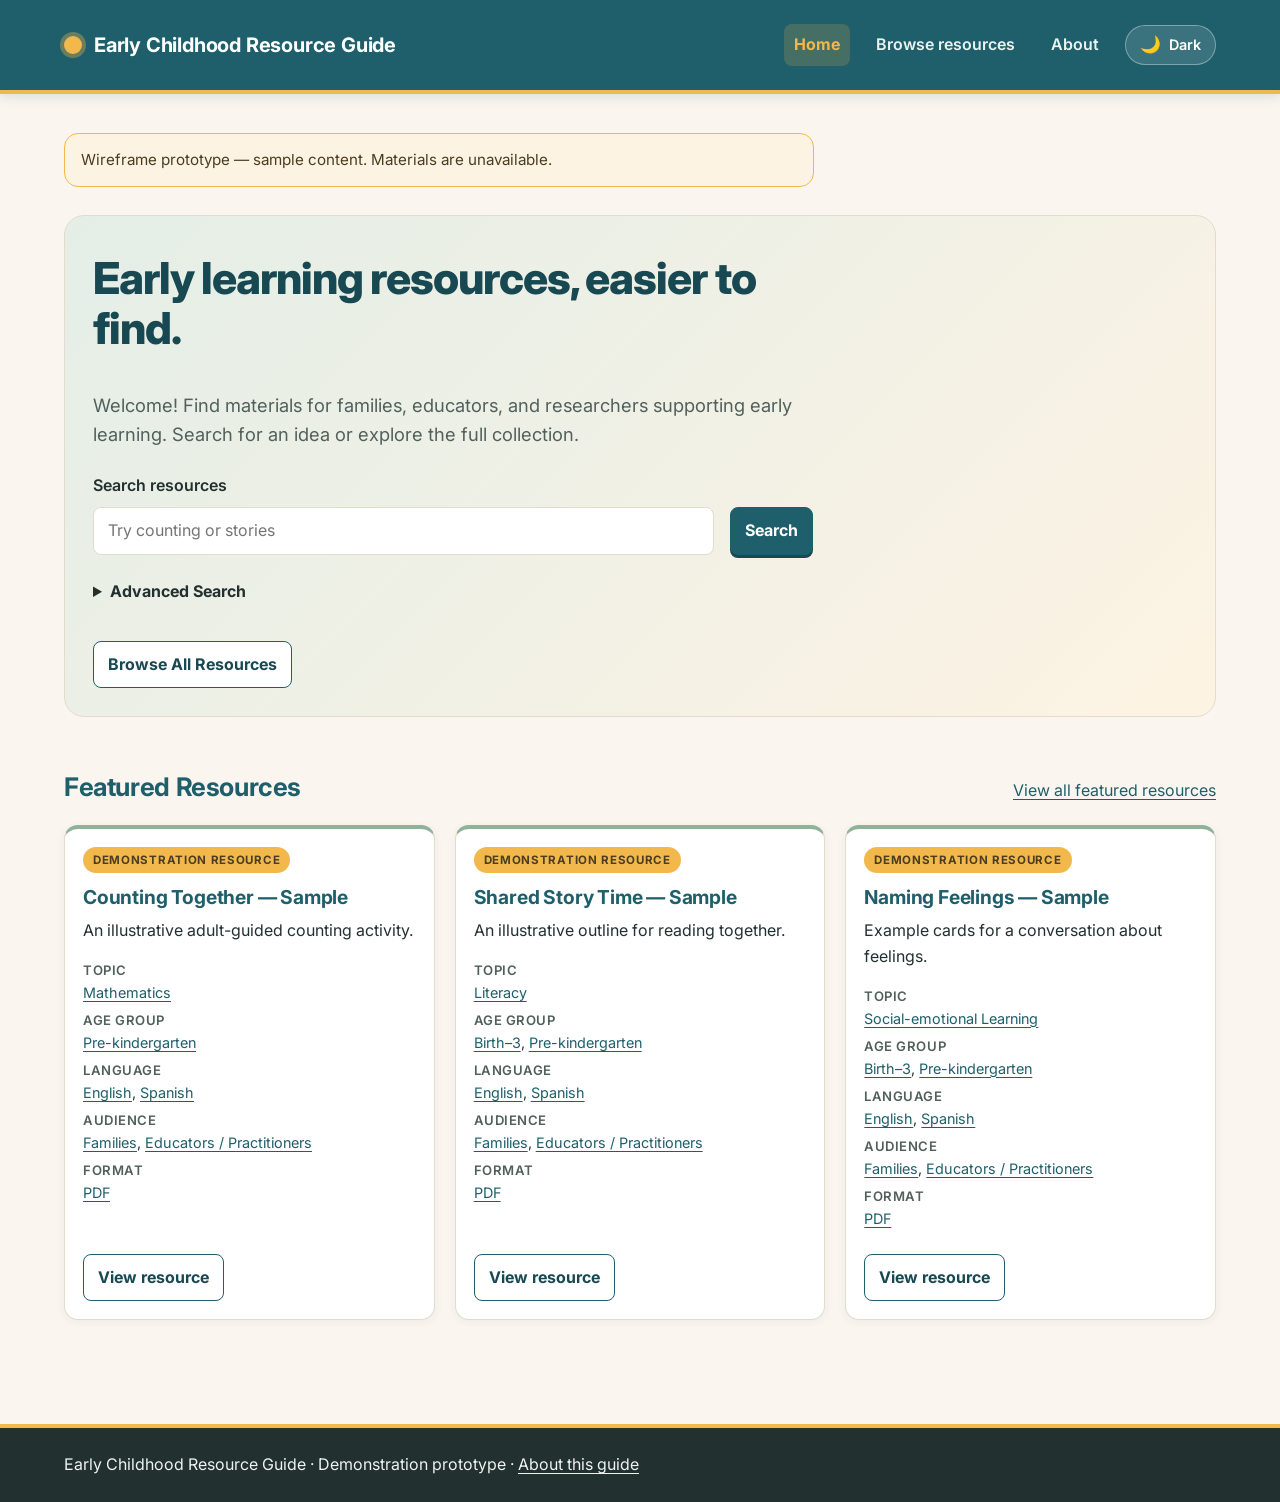
<file: index.html>
<!doctype html>
<html lang="en"><head><meta charset="utf-8"><meta name="viewport" content="width=device-width, initial-scale=1"><title>Early Childhood Resource Guide</title>
<script>location.replace("independent/index.html");</script>
<meta http-equiv="refresh" content="0; url=independent/index.html"></head>
<body>
<p>Redirecting to the <a href="independent/index.html">Early Childhood Resource Guide</a>…</p>
</body></html>
</file>
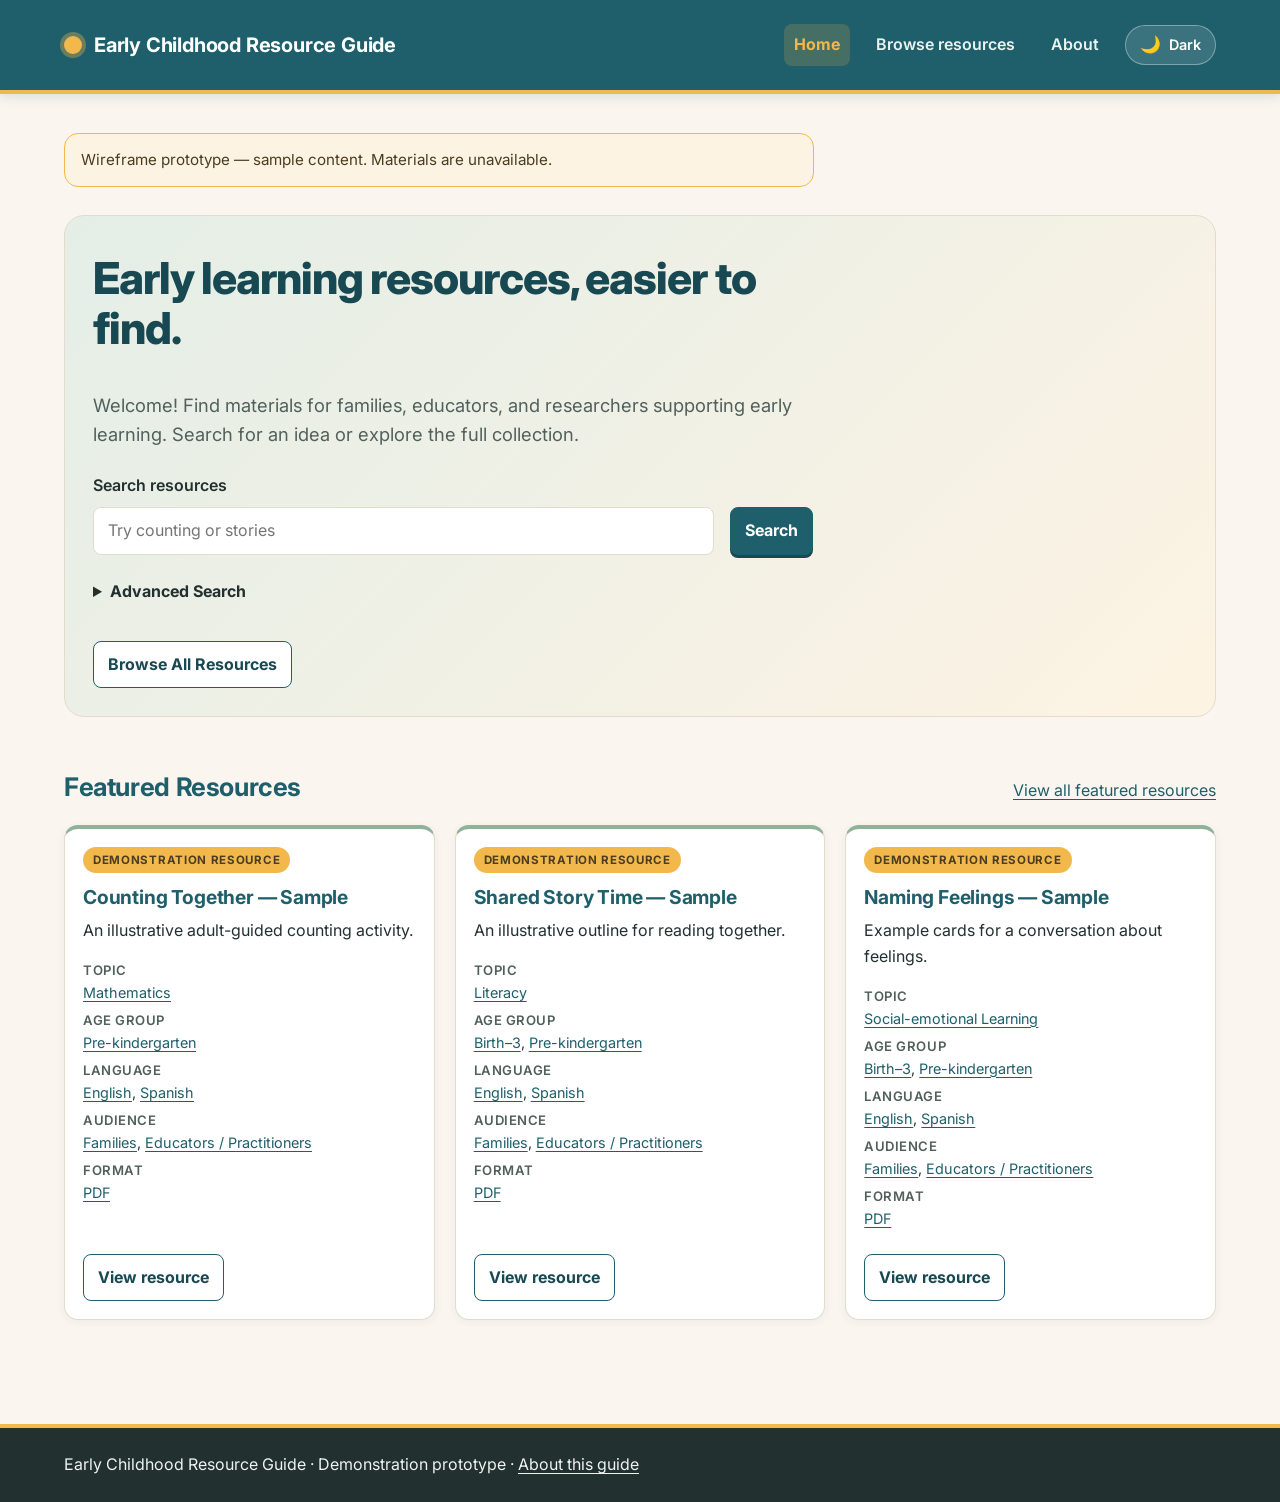
<file: independent/index.html>
<!doctype html>
<html lang="en"><head><meta charset="utf-8"><meta name="viewport" content="width=device-width, initial-scale=1"><title>Home | Early Childhood Resource Guide</title><link rel="preconnect" href="https://fonts.googleapis.com"><link rel="preconnect" href="https://fonts.gstatic.com" crossorigin><link rel="stylesheet" href="https://fonts.googleapis.com/css2?family=Inter:wght@400;500;600;700;800&display=swap"><script>(function(){try{var t=localStorage.getItem('ecrg-theme');if(t==='light'||t==='dark')document.documentElement.setAttribute('data-theme',t);}catch(e){}})();</script><link rel="stylesheet" href="../css/base.css"><link rel="stylesheet" href="../css/independent.css"><script type="module" src="../assets/app.js"></script></head>
<body data-page="index"><a class="skip-link" href="#main">Skip to main content</a><header><div class="header-inner"><a class="brand" href="index.html">Early Childhood Resource Guide</a><button id="menu-toggle" type="button" aria-expanded="false" aria-controls="navigation" hidden>Menu</button><nav id="navigation" aria-label="Main navigation"><a href="index.html" aria-current="page">Home</a><a href="resources.html">Browse resources</a><a href="about.html">About</a><button type="button" class="theme-toggle" aria-pressed="false"><span class="theme-toggle-icon" aria-hidden="true">🌙</span><span class="theme-toggle-text">Dark</span></button></nav></div></header><main id="main" tabindex="-1"><p class="notice">Wireframe prototype — sample content. Materials are unavailable.</p><section class="hero"><h1>Early learning resources, easier to find.</h1><p>Welcome! Find materials for families, educators, and researchers supporting early learning. Search for an idea or explore the full collection.</p>
<form action="resources.html" class="search" id="home-form"><label for="home-search">Search resources</label><div class="row"><input id="home-search" name="q" type="search" placeholder="Try counting or stories"><button type="submit" class="primary">Search</button></div>
<details id="home-advanced"><summary>Advanced Search</summary><p>Choose any options within a group. Results must match every selected group.</p><div id="home-filters" class="filter-grid"></div><button type="reset">Clear search and filters</button></details></form>
<a class="button" href="resources.html">Browse All Resources</a></section>
<div id="data-state" role="status">Loading demonstration resources…</div>
<section id="featured-section" hidden aria-labelledby="featured-heading"><div class="section-heading"><h2 id="featured-heading">Featured Resources</h2><a href="resources.html?featured=1">View all featured resources</a></div><div id="featured-resources" class="cards"></div></section>
<noscript><p class="notice">JavaScript is required to load resource listings and use directory filters. Enable it and reload this page.</p></noscript></main><footer><p>Early Childhood Resource Guide · Demonstration prototype · <a href="about.html">About this guide</a></p></footer></body></html>
</file>
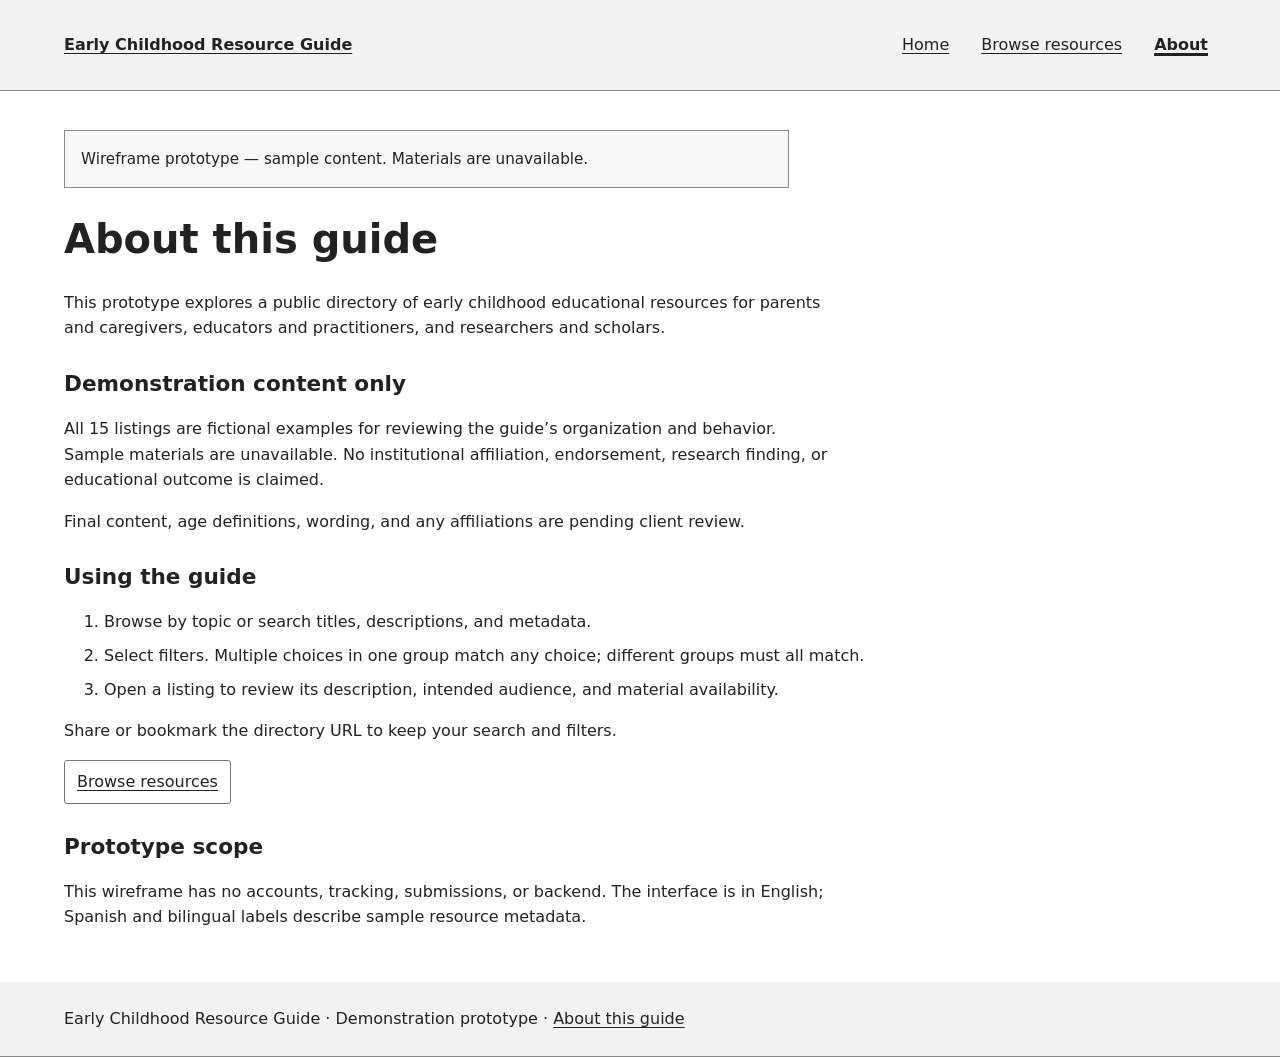
<file: about.html>
<!doctype html>
<html lang="en"><head><meta charset="utf-8"><meta name="viewport" content="width=device-width, initial-scale=1"><title>About | Early Childhood Resource Guide</title><link rel="stylesheet" href="assets/styles.css"><script type="module" src="assets/app.js"></script></head>
<body data-page="about"><a class="skip-link" href="#main">Skip to main content</a><header><div class="header-inner"><a class="brand" href="index.html">Early Childhood Resource Guide</a><button id="menu-toggle" type="button" aria-expanded="false" aria-controls="navigation" hidden>Menu</button><nav id="navigation" aria-label="Main navigation"><a href="index.html">Home</a><a href="resources.html">Browse resources</a><a href="about.html" aria-current="page">About</a></nav></div></header><main id="main" tabindex="-1"><p class="notice">Wireframe prototype — sample content. Materials are unavailable.</p><h1>About this guide</h1><p>This prototype explores a public directory of early childhood educational resources for parents and caregivers, educators and practitioners, and researchers and scholars.</p><section><h2>Demonstration content only</h2><p>All 15 listings are fictional examples for reviewing the guide’s organization and behavior. Sample materials are unavailable. No institutional affiliation, endorsement, research finding, or educational outcome is claimed.</p><p>Final content, age definitions, wording, and any affiliations are pending client review.</p></section><section><h2>Using the guide</h2><ol><li>Browse by topic or search titles, descriptions, and metadata.</li><li>Select filters. Multiple choices in one group match any choice; different groups must all match.</li><li>Open a listing to review its description, intended audience, and material availability.</li></ol><p>Share or bookmark the directory URL to keep your search and filters.</p><a class="button" href="resources.html">Browse resources</a></section><section><h2>Prototype scope</h2><p>This wireframe has no accounts, tracking, submissions, or backend. The interface is in English; Spanish and bilingual labels describe sample resource metadata.</p></section><noscript><p class="notice">JavaScript is required to load resource listings and use directory filters. Enable it and reload this page.</p></noscript></main><footer><p>Early Childhood Resource Guide · Demonstration prototype · <a href="about.html">About this guide</a></p></footer></body></html>
</file>
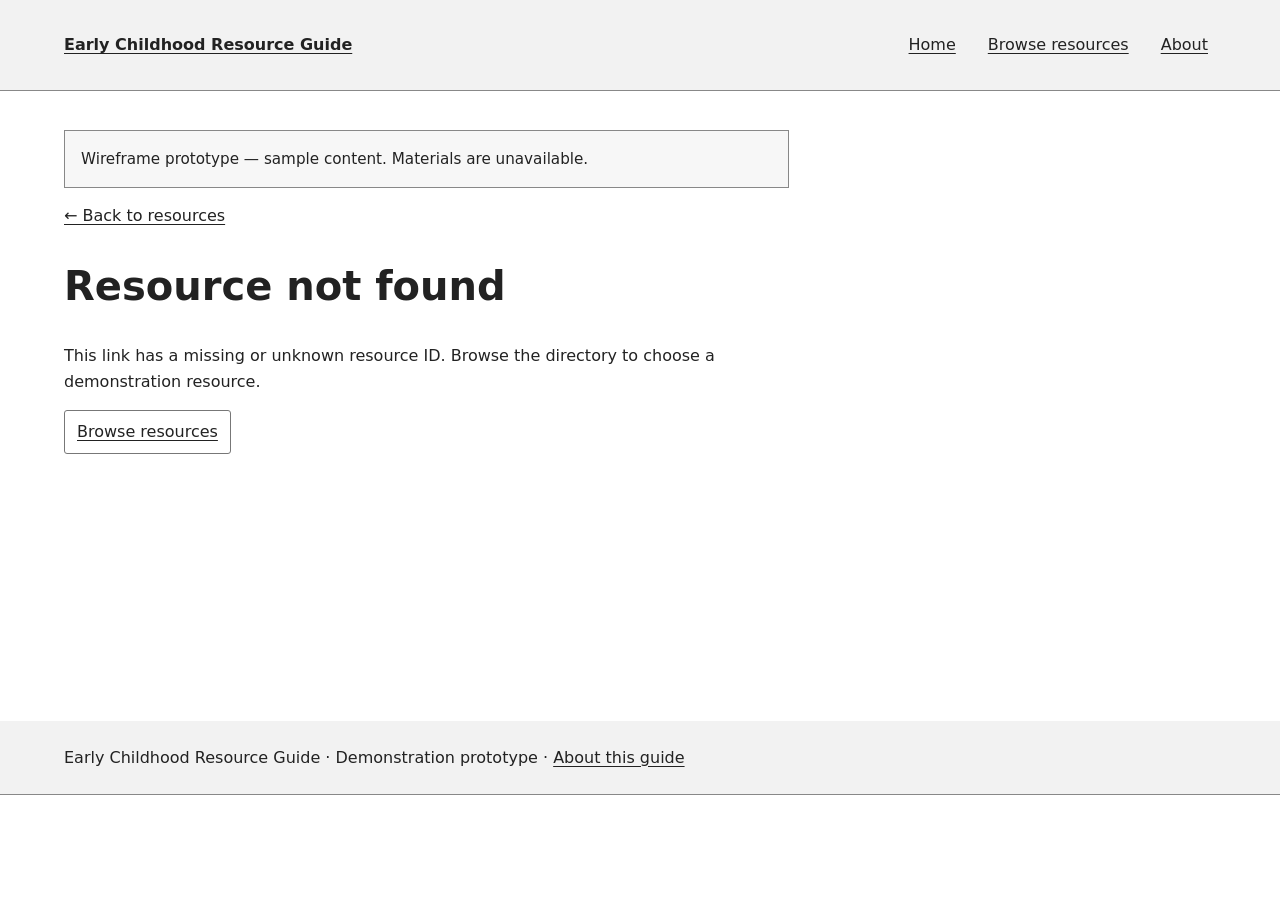
<file: resource.html>
<!doctype html>
<html lang="en"><head><meta charset="utf-8"><meta name="viewport" content="width=device-width, initial-scale=1"><title>Resource details | Early Childhood Resource Guide</title><link rel="stylesheet" href="assets/styles.css"><script type="module" src="assets/app.js"></script></head>
<body data-page="resource"><a class="skip-link" href="#main">Skip to main content</a><header><div class="header-inner"><a class="brand" href="index.html">Early Childhood Resource Guide</a><button id="menu-toggle" type="button" aria-expanded="false" aria-controls="navigation" hidden>Menu</button><nav id="navigation" aria-label="Main navigation"><a href="index.html">Home</a><a href="resources.html">Browse resources</a><a href="about.html">About</a></nav></div></header><main id="main" tabindex="-1"><p class="notice">Wireframe prototype — sample content. Materials are unavailable.</p><a id="back-link" href="resources.html">← Back to resources</a><div id="data-state" role="status">Loading demonstration resource…</div><article id="resource-detail" hidden></article><noscript><p class="notice">JavaScript is required to load resource listings and use directory filters. Enable it and reload this page.</p></noscript></main><footer><p>Early Childhood Resource Guide · Demonstration prototype · <a href="about.html">About this guide</a></p></footer></body></html>
</file>
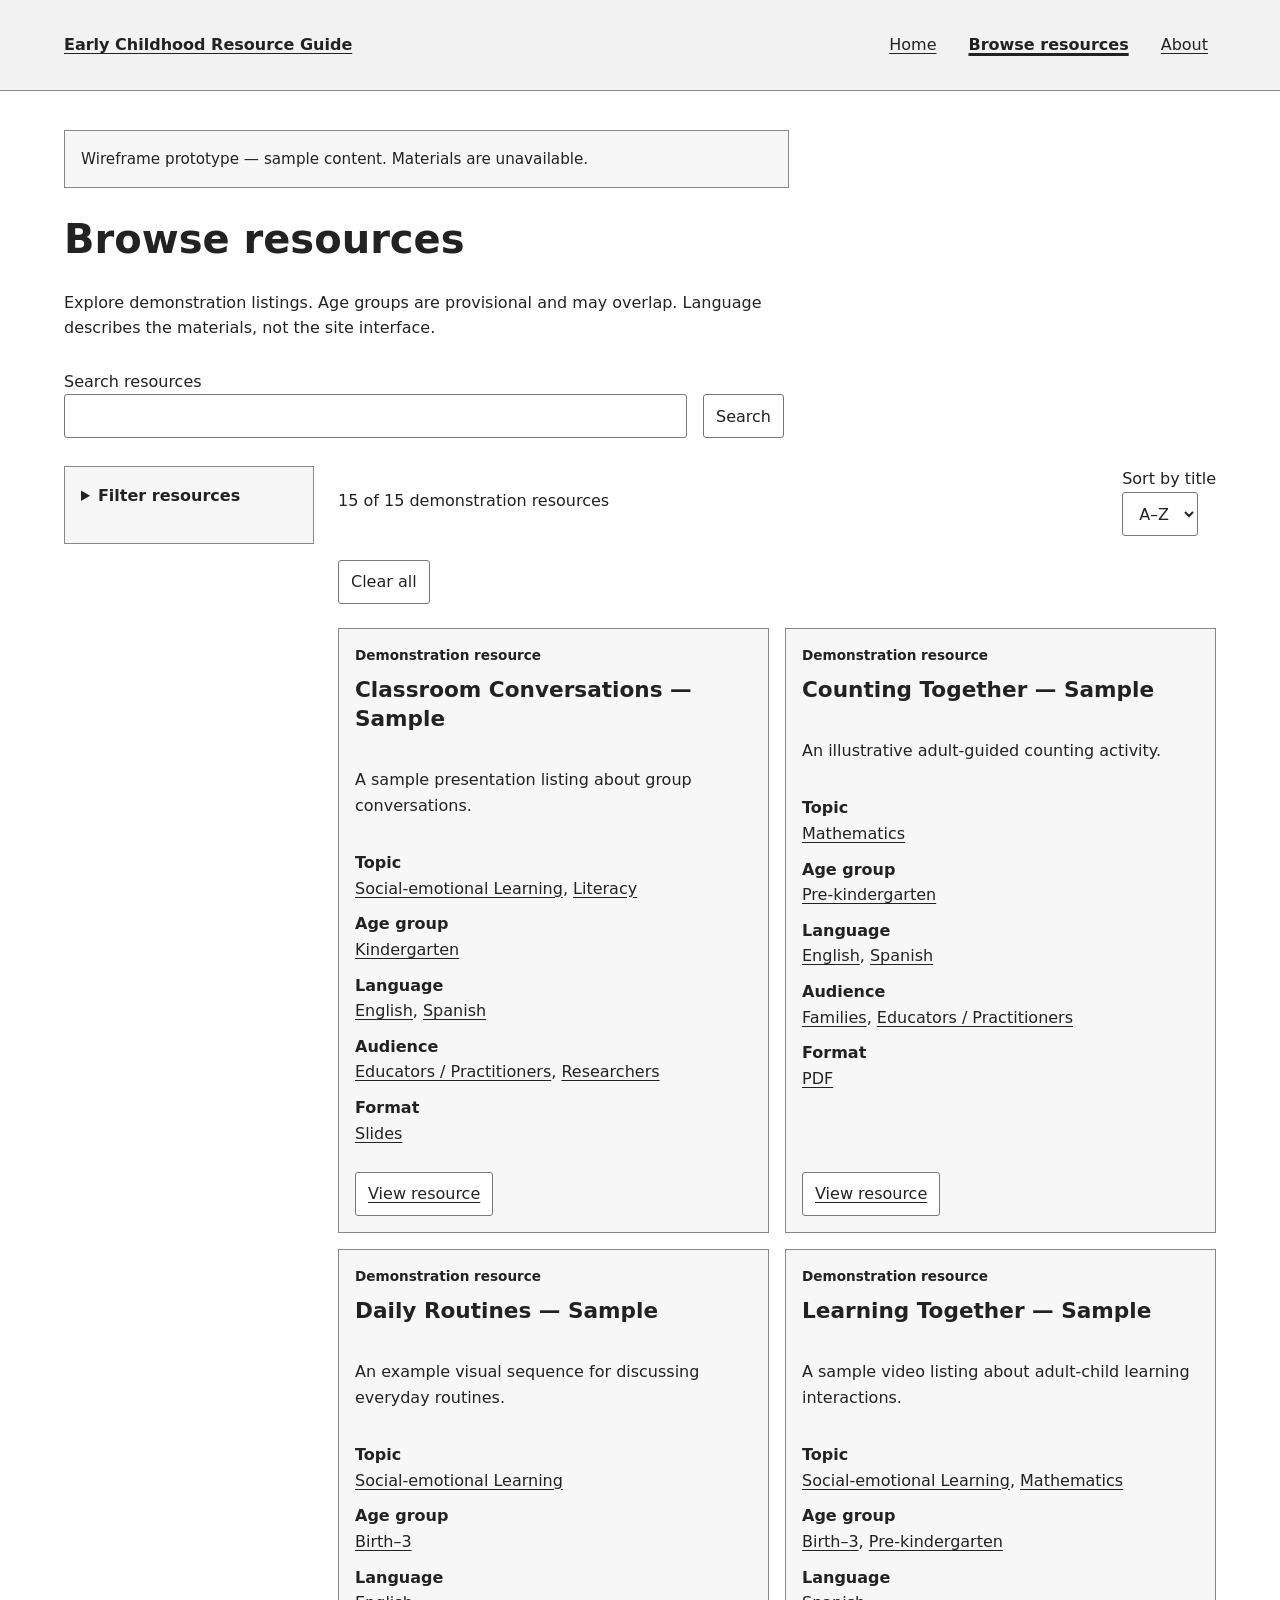
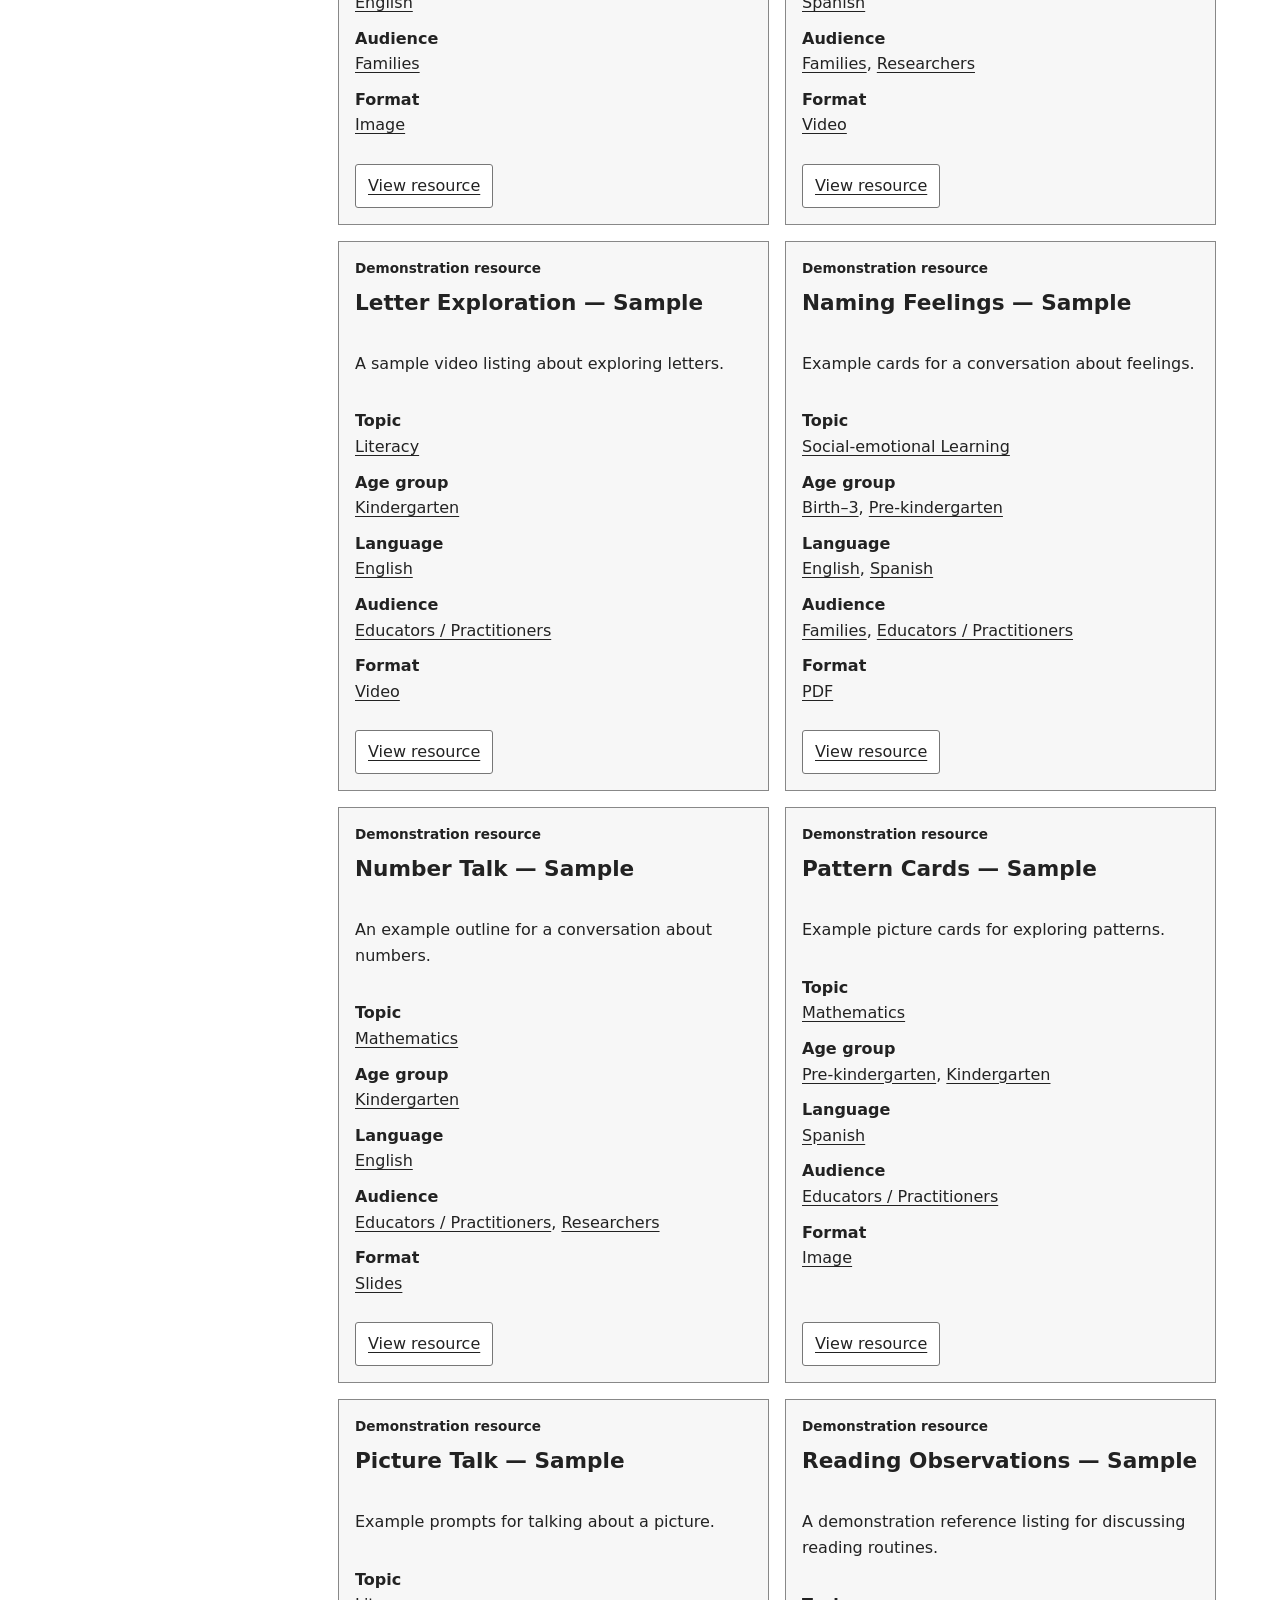
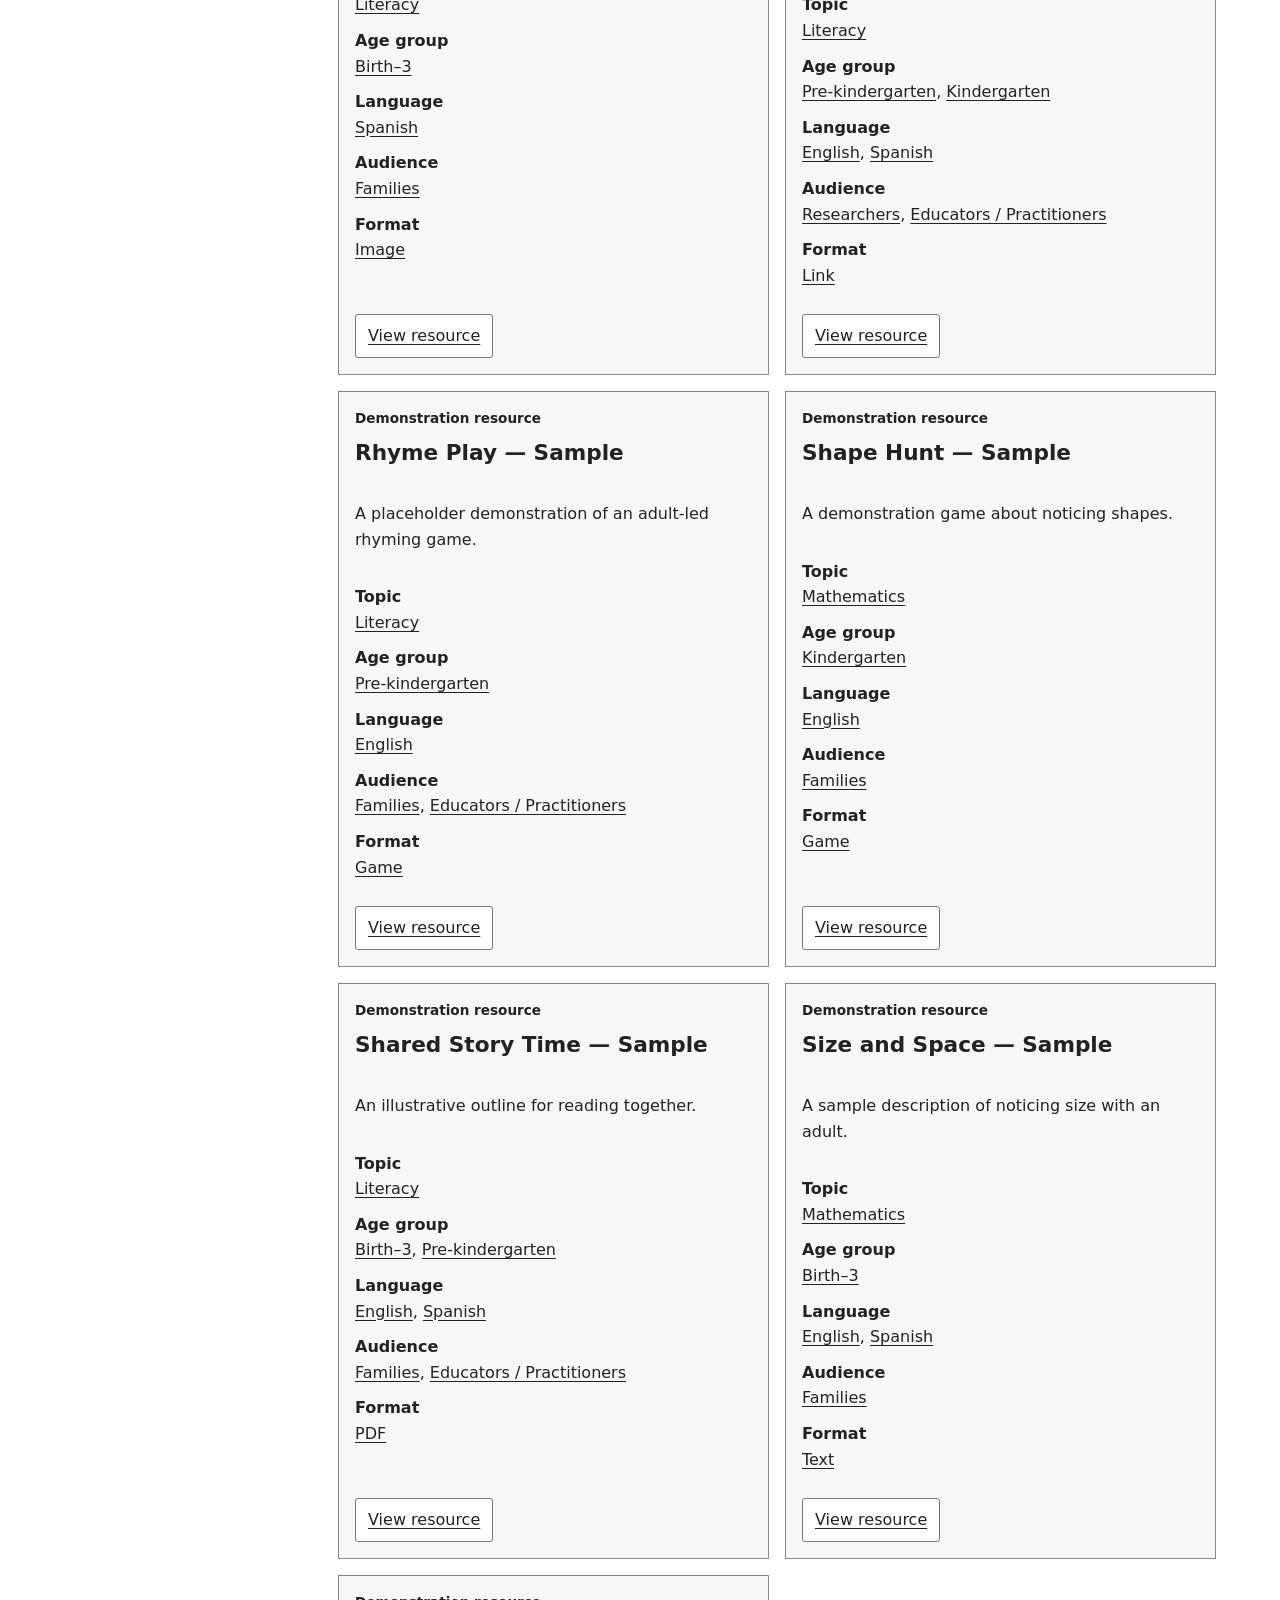
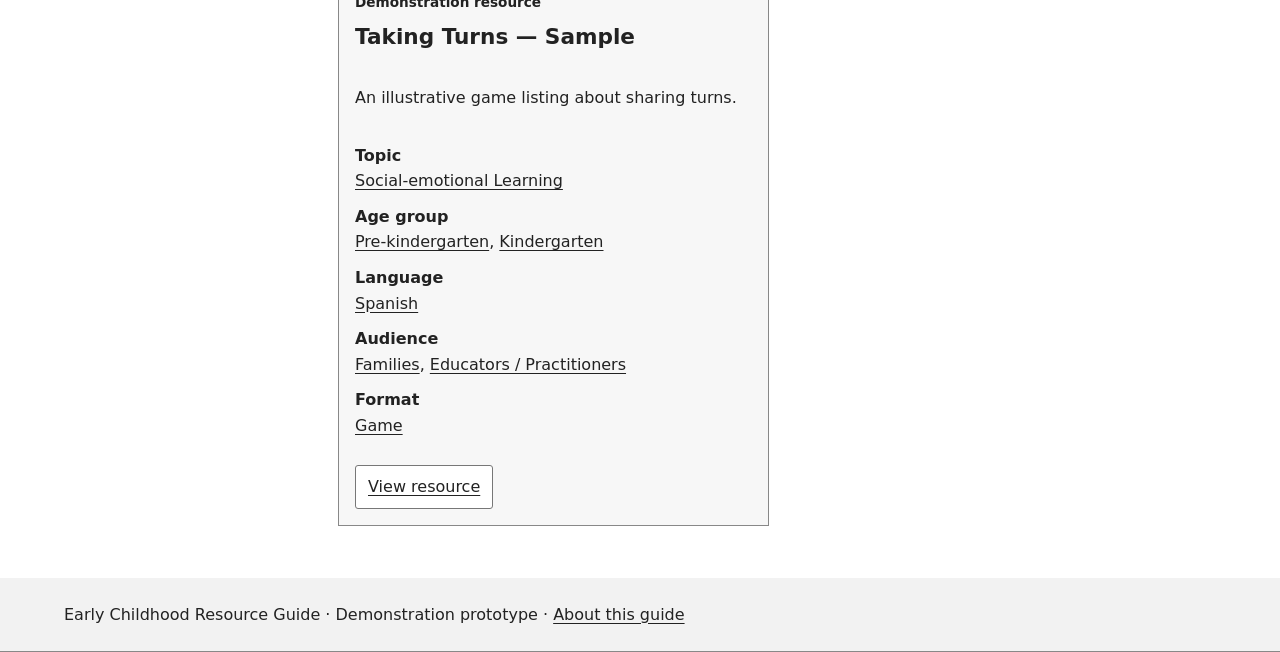
<file: resources.html>
<!doctype html>
<html lang="en"><head><meta charset="utf-8"><meta name="viewport" content="width=device-width, initial-scale=1"><title>Browse resources | Early Childhood Resource Guide</title><link rel="stylesheet" href="assets/styles.css"><script type="module" src="assets/app.js"></script></head>
<body data-page="resources"><a class="skip-link" href="#main">Skip to main content</a><header><div class="header-inner"><a class="brand" href="index.html">Early Childhood Resource Guide</a><button id="menu-toggle" type="button" aria-expanded="false" aria-controls="navigation" hidden>Menu</button><nav id="navigation" aria-label="Main navigation"><a href="index.html">Home</a><a href="resources.html" aria-current="page">Browse resources</a><a href="about.html">About</a></nav></div></header><main id="main" tabindex="-1"><p class="notice">Wireframe prototype — sample content. Materials are unavailable.</p><h1>Browse resources</h1><p>Explore demonstration listings. Age groups are provisional and may overlap. Language describes the materials, not the site interface.</p><div id="data-state" role="status">Loading demonstration resources…</div>
<div id="directory" hidden><form id="search-form" class="search"><label for="query">Search resources</label><div class="row"><input type="search" id="query" name="q"><button type="submit">Search</button></div></form><div class="directory-layout"><aside><details id="filter-panel" open><summary>Filter resources</summary><p>Match any selection within a group, and every selected group.</p><div id="filters"></div></details></aside><section aria-label="Resource results"><div class="results-toolbar"><p id="result-count" role="status" aria-live="polite" aria-atomic="true"></p><div><label for="sort">Sort by title</label> <select id="sort"><option value="asc">A–Z</option><option value="desc">Z–A</option></select></div></div><div id="chips" class="chips" aria-label="Active search and filters"></div><button id="clear-all" type="button">Clear all</button><div id="results" class="cards resource-cards"></div></section></div></div><noscript><p class="notice">JavaScript is required to load resource listings and use directory filters. Enable it and reload this page.</p></noscript></main><footer><p>Early Childhood Resource Guide · Demonstration prototype · <a href="about.html">About this guide</a></p></footer></body></html>
</file>
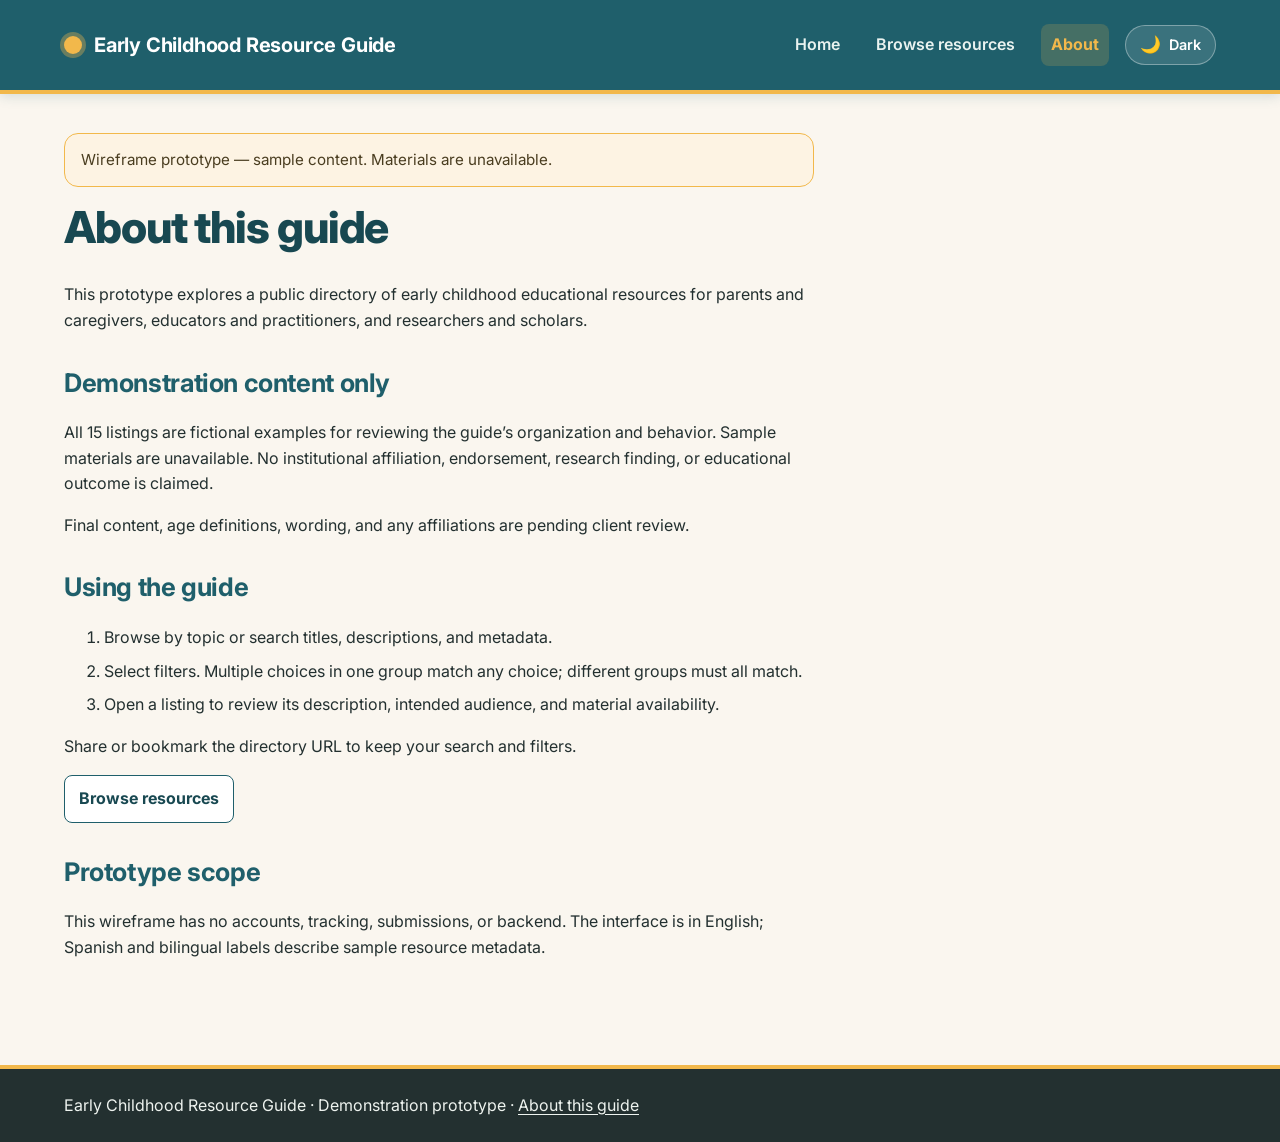
<file: independent/about.html>
<!doctype html>
<html lang="en"><head><meta charset="utf-8"><meta name="viewport" content="width=device-width, initial-scale=1"><title>About | Early Childhood Resource Guide</title><link rel="preconnect" href="https://fonts.googleapis.com"><link rel="preconnect" href="https://fonts.gstatic.com" crossorigin><link rel="stylesheet" href="https://fonts.googleapis.com/css2?family=Inter:wght@400;500;600;700;800&display=swap"><script>(function(){try{var t=localStorage.getItem('ecrg-theme');if(t==='light'||t==='dark')document.documentElement.setAttribute('data-theme',t);}catch(e){}})();</script><link rel="stylesheet" href="../css/base.css"><link rel="stylesheet" href="../css/independent.css"><script type="module" src="../assets/app.js"></script></head>
<body data-page="about"><a class="skip-link" href="#main">Skip to main content</a><header><div class="header-inner"><a class="brand" href="index.html">Early Childhood Resource Guide</a><button id="menu-toggle" type="button" aria-expanded="false" aria-controls="navigation" hidden>Menu</button><nav id="navigation" aria-label="Main navigation"><a href="index.html">Home</a><a href="resources.html">Browse resources</a><a href="about.html" aria-current="page">About</a><button type="button" class="theme-toggle" aria-pressed="false"><span class="theme-toggle-icon" aria-hidden="true">🌙</span><span class="theme-toggle-text">Dark</span></button></nav></div></header><main id="main" tabindex="-1"><p class="notice">Wireframe prototype — sample content. Materials are unavailable.</p><h1>About this guide</h1><p>This prototype explores a public directory of early childhood educational resources for parents and caregivers, educators and practitioners, and researchers and scholars.</p><section><h2>Demonstration content only</h2><p>All 15 listings are fictional examples for reviewing the guide’s organization and behavior. Sample materials are unavailable. No institutional affiliation, endorsement, research finding, or educational outcome is claimed.</p><p>Final content, age definitions, wording, and any affiliations are pending client review.</p></section><section><h2>Using the guide</h2><ol><li>Browse by topic or search titles, descriptions, and metadata.</li><li>Select filters. Multiple choices in one group match any choice; different groups must all match.</li><li>Open a listing to review its description, intended audience, and material availability.</li></ol><p>Share or bookmark the directory URL to keep your search and filters.</p><a class="button" href="resources.html">Browse resources</a></section><section><h2>Prototype scope</h2><p>This wireframe has no accounts, tracking, submissions, or backend. The interface is in English; Spanish and bilingual labels describe sample resource metadata.</p></section><noscript><p class="notice">JavaScript is required to load resource listings and use directory filters. Enable it and reload this page.</p></noscript></main><footer><p>Early Childhood Resource Guide · Demonstration prototype · <a href="about.html">About this guide</a></p></footer></body></html>
</file>
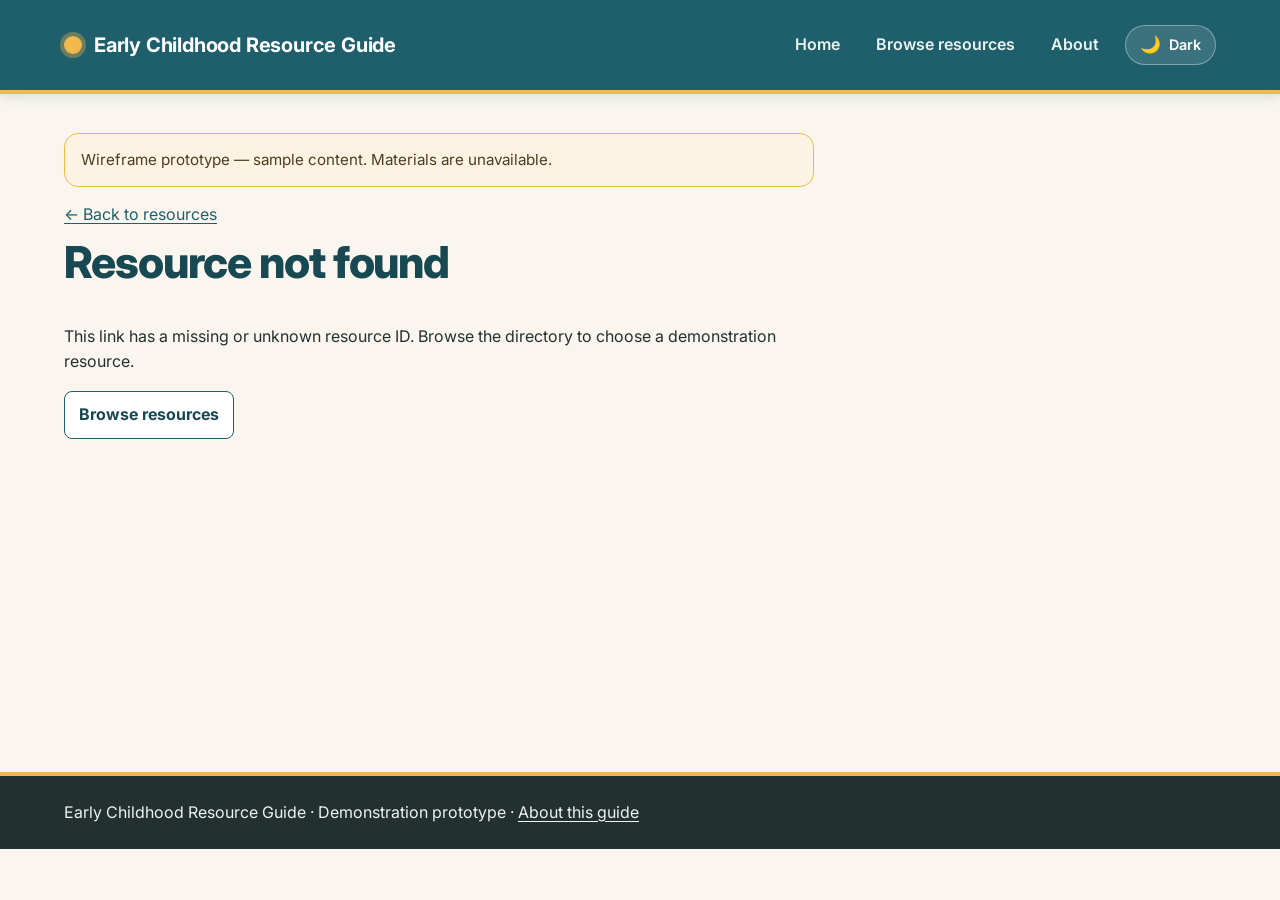
<file: independent/resource.html>
<!doctype html>
<html lang="en"><head><meta charset="utf-8"><meta name="viewport" content="width=device-width, initial-scale=1"><title>Resource details | Early Childhood Resource Guide</title><link rel="preconnect" href="https://fonts.googleapis.com"><link rel="preconnect" href="https://fonts.gstatic.com" crossorigin><link rel="stylesheet" href="https://fonts.googleapis.com/css2?family=Inter:wght@400;500;600;700;800&display=swap"><script>(function(){try{var t=localStorage.getItem('ecrg-theme');if(t==='light'||t==='dark')document.documentElement.setAttribute('data-theme',t);}catch(e){}})();</script><link rel="stylesheet" href="../css/base.css"><link rel="stylesheet" href="../css/independent.css"><script type="module" src="../assets/app.js"></script></head>
<body data-page="resource"><a class="skip-link" href="#main">Skip to main content</a><header><div class="header-inner"><a class="brand" href="index.html">Early Childhood Resource Guide</a><button id="menu-toggle" type="button" aria-expanded="false" aria-controls="navigation" hidden>Menu</button><nav id="navigation" aria-label="Main navigation"><a href="index.html">Home</a><a href="resources.html">Browse resources</a><a href="about.html">About</a><button type="button" class="theme-toggle" aria-pressed="false"><span class="theme-toggle-icon" aria-hidden="true">🌙</span><span class="theme-toggle-text">Dark</span></button></nav></div></header><main id="main" tabindex="-1"><p class="notice">Wireframe prototype — sample content. Materials are unavailable.</p><a id="back-link" href="resources.html">← Back to resources</a><div id="data-state" role="status">Loading demonstration resource…</div><article id="resource-detail" hidden></article><noscript><p class="notice">JavaScript is required to load resource listings and use directory filters. Enable it and reload this page.</p></noscript></main><footer><p>Early Childhood Resource Guide · Demonstration prototype · <a href="about.html">About this guide</a></p></footer></body></html>
</file>
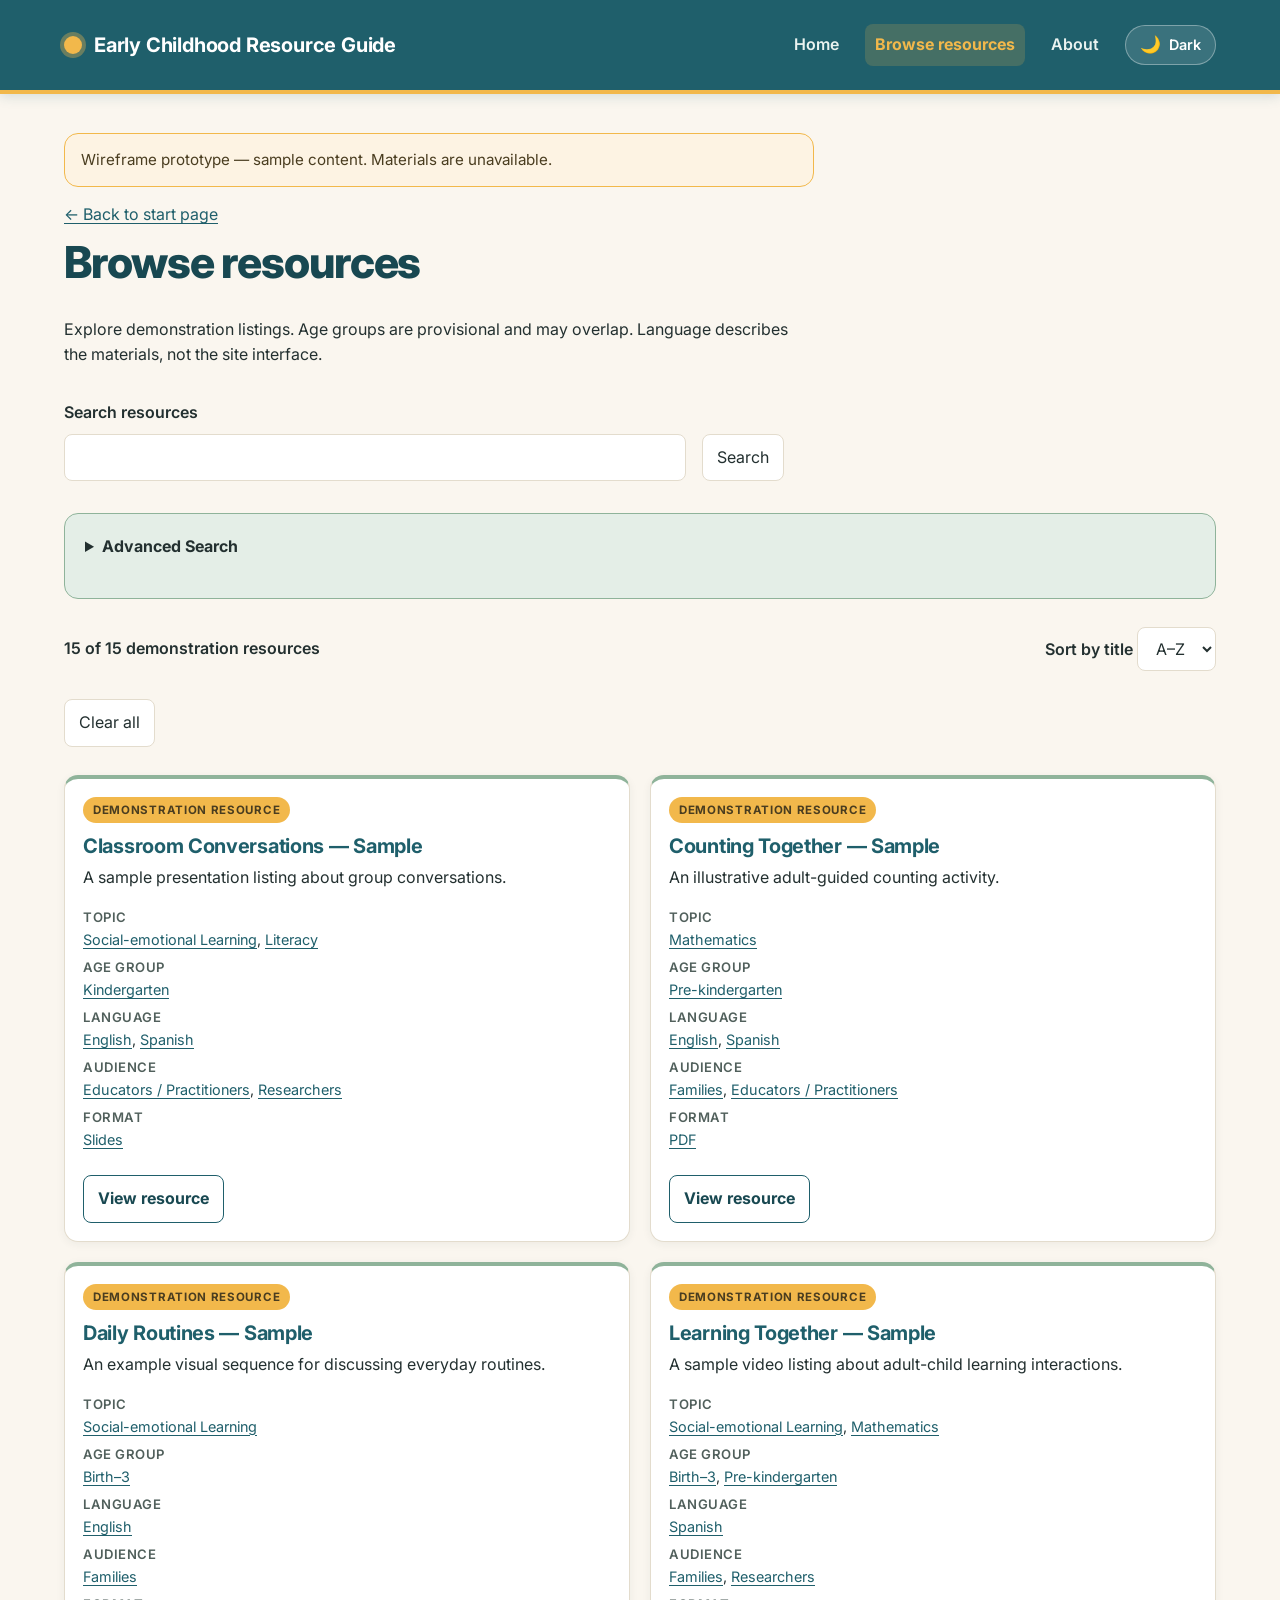
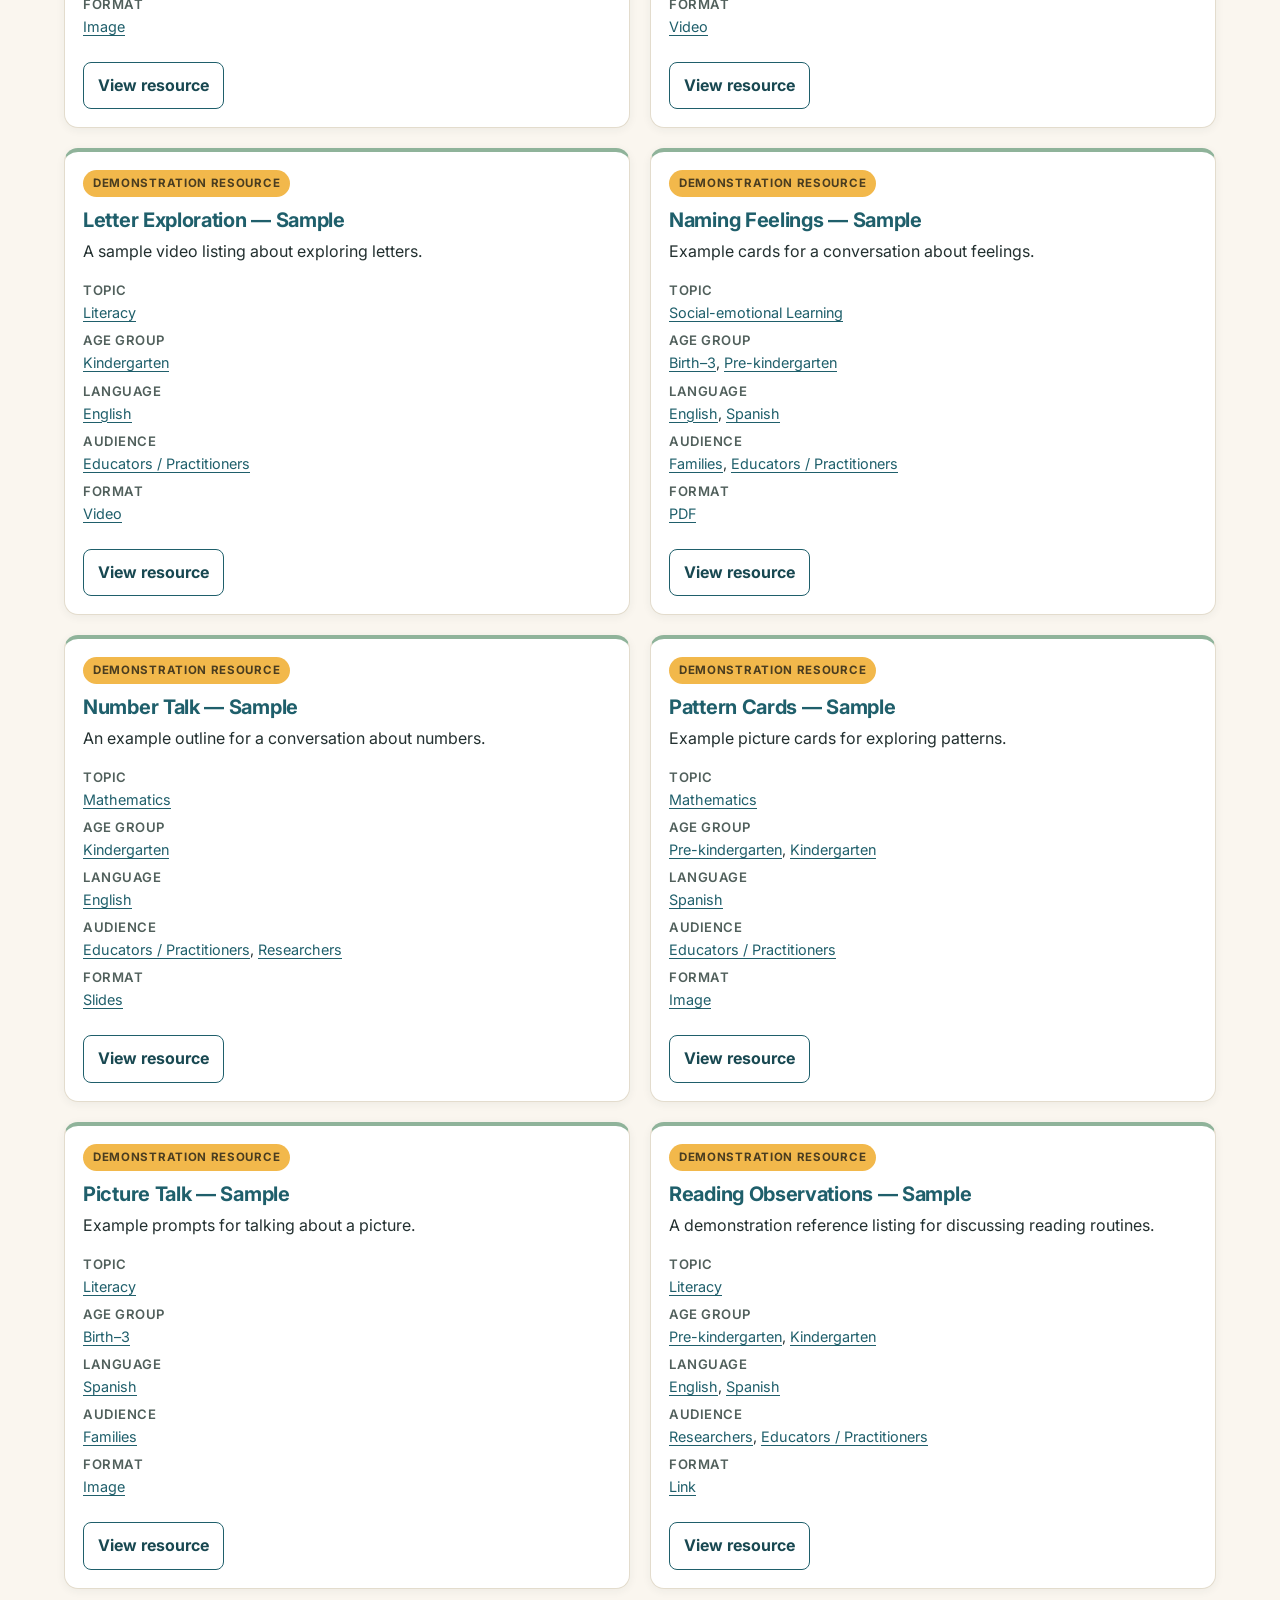
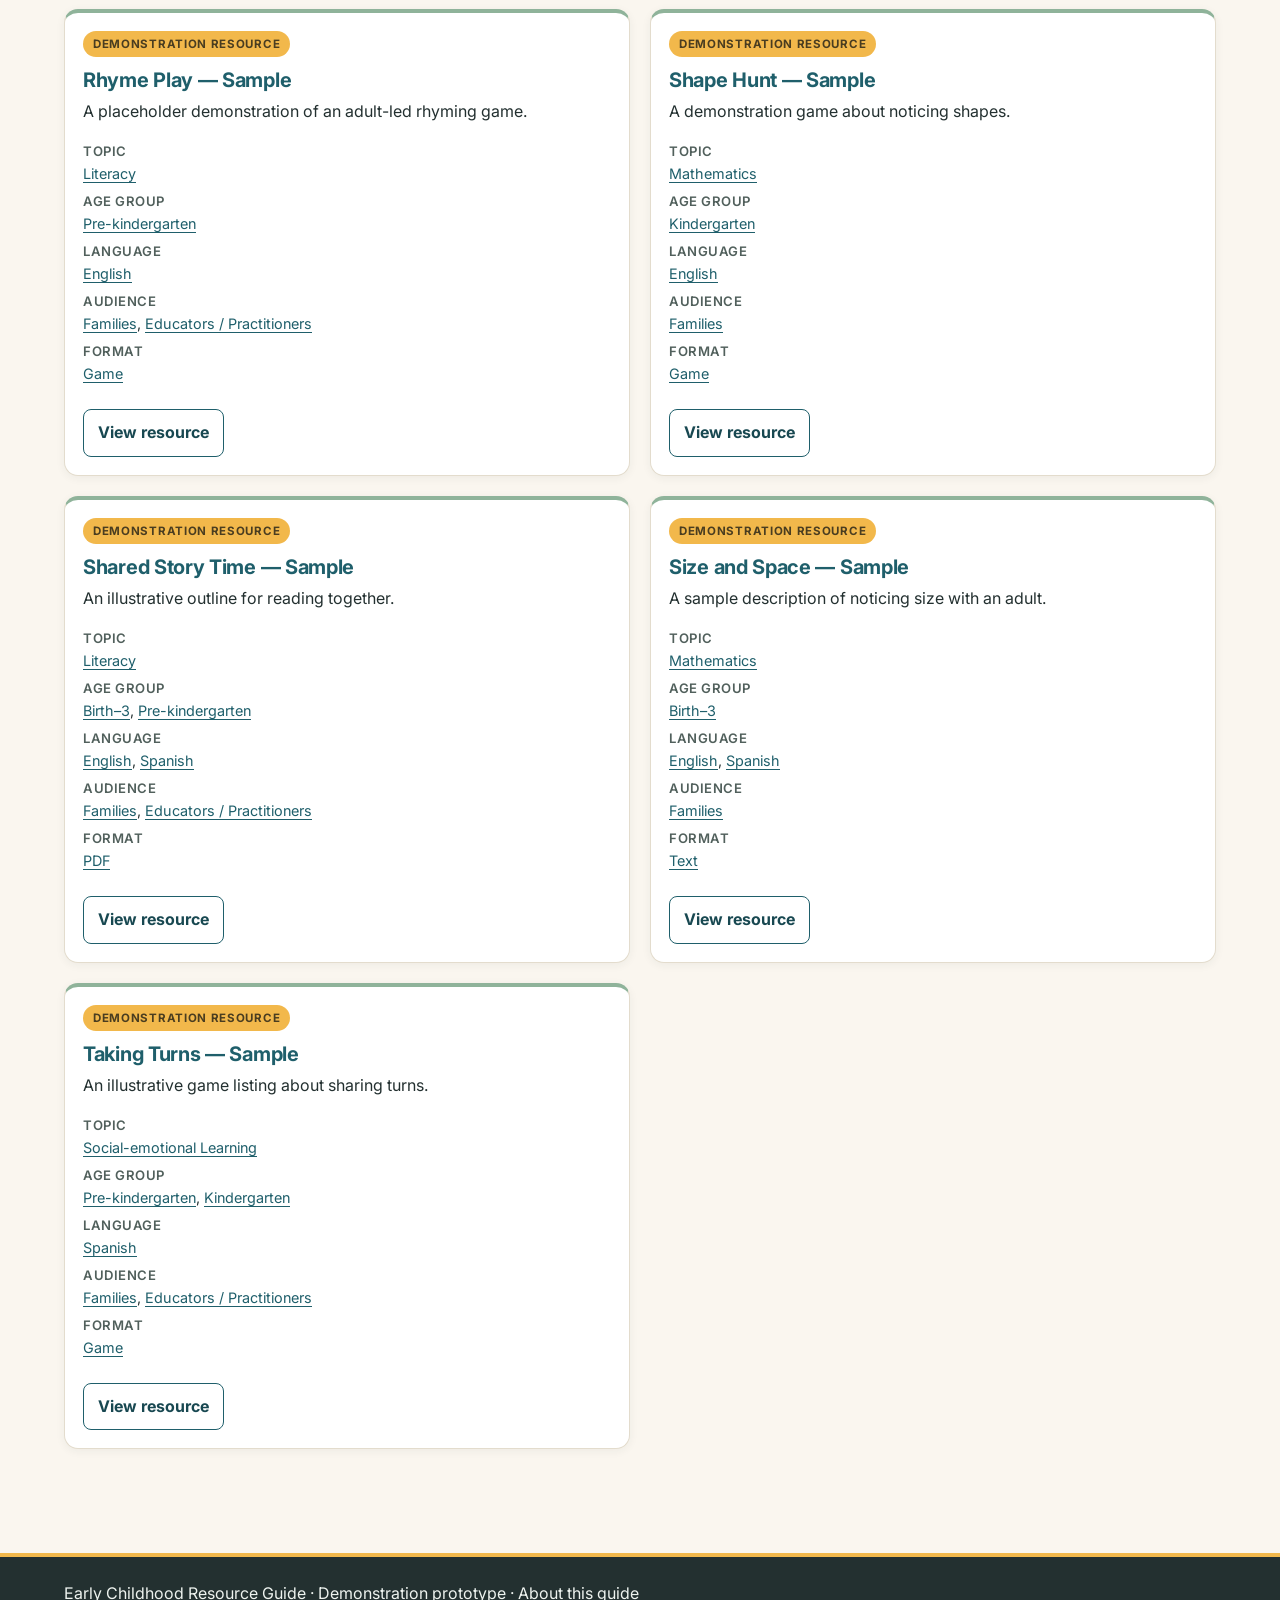
<file: independent/resources.html>
<!doctype html>
<html lang="en"><head><meta charset="utf-8"><meta name="viewport" content="width=device-width, initial-scale=1"><title>Browse resources | Early Childhood Resource Guide</title><link rel="preconnect" href="https://fonts.googleapis.com"><link rel="preconnect" href="https://fonts.gstatic.com" crossorigin><link rel="stylesheet" href="https://fonts.googleapis.com/css2?family=Inter:wght@400;500;600;700;800&display=swap"><script>(function(){try{var t=localStorage.getItem('ecrg-theme');if(t==='light'||t==='dark')document.documentElement.setAttribute('data-theme',t);}catch(e){}})();</script><link rel="stylesheet" href="../css/base.css"><link rel="stylesheet" href="../css/independent.css"><script type="module" src="../assets/app.js"></script></head>
<body data-page="resources"><a class="skip-link" href="#main">Skip to main content</a><header><div class="header-inner"><a class="brand" href="index.html">Early Childhood Resource Guide</a><button id="menu-toggle" type="button" aria-expanded="false" aria-controls="navigation" hidden>Menu</button><nav id="navigation" aria-label="Main navigation"><a href="index.html">Home</a><a href="resources.html" aria-current="page">Browse resources</a><a href="about.html">About</a><button type="button" class="theme-toggle" aria-pressed="false"><span class="theme-toggle-icon" aria-hidden="true">🌙</span><span class="theme-toggle-text">Dark</span></button></nav></div></header><main id="main" tabindex="-1"><p class="notice">Wireframe prototype — sample content. Materials are unavailable.</p><a href="index.html">← Back to start page</a><h1>Browse resources</h1><p>Explore demonstration listings. Age groups are provisional and may overlap. Language describes the materials, not the site interface.</p><div id="data-state" role="status">Loading demonstration resources…</div>
<div id="directory" hidden><form id="search-form" class="search"><label for="query">Search resources</label><div class="row"><input type="search" id="query" name="q"><button type="submit">Search</button></div></form><div class="directory-layout"><aside><details id="filter-panel"><summary>Advanced Search</summary><p>Match any selection within a group, and every selected group.</p><div id="filters" class="filter-grid"></div></details></aside><section aria-label="Resource results"><div class="results-toolbar"><p id="result-count" role="status" aria-live="polite" aria-atomic="true"></p><div><label for="sort">Sort by title</label> <select id="sort"><option value="asc">A–Z</option><option value="desc">Z–A</option></select></div></div><div id="chips" class="chips" aria-label="Active search and filters"></div><button id="clear-all" type="button">Clear all</button><div id="results" class="cards resource-cards"></div></section></div></div><noscript><p class="notice">JavaScript is required to load resource listings and use directory filters. Enable it and reload this page.</p></noscript></main><footer><p>Early Childhood Resource Guide · Demonstration prototype · <a href="about.html">About this guide</a></p></footer></body></html>
</file>
<file: css/base.css>
/* ============================================================
   base.css — Shared structure for all design concepts
   Theme-agnostic layout, components, responsive rules, and
   functionality styling. Colors, fonts, borders, radius, and
   decorative accents are supplied by each theme stylesheet via
   CSS custom properties. Do not hard-code brand colors here.
   ============================================================ */

:root {
  /* Fallback tokens — themes override these. */
  --font-body: system-ui, -apple-system, "Segoe UI", Roboto, sans-serif;
  --font-display: var(--font-body);

  --color-bg: #ffffff;
  --color-surface: #f7f7f7;
  --color-surface-alt: #ffffff;
  --color-text: #1c1c1c;
  --color-text-muted: #555555;
  --color-heading: var(--color-text);

  --color-accent: #333333;
  --color-accent-contrast: #ffffff;
  --color-accent-hover: #555555;

  --color-border: #888888;
  --color-border-soft: #cccccc;

  --color-header-bg: #f2f2f2;
  --color-header-text: #1c1c1c;
  --color-header-border: #888888;
  --color-nav-link: var(--color-header-text);
  --color-nav-link-active: var(--color-header-text);
  --color-nav-link-hover: var(--color-header-text);

  --color-footer-bg: #f2f2f2;
  --color-footer-text: #1c1c1c;

  --color-notice-bg: #f7f7f7;
  --color-notice-border: #888888;
  --color-notice-text: var(--color-text);

  --color-focus: #111111;

  --radius-sm: 3px;
  --radius-md: 6px;
  --radius-lg: 10px;
  --radius-pill: 999px;

  --shadow-card: none;
  --shadow-card-hover: none;
  --shadow-header: none;

  --border-card: 1px solid var(--color-border);
  --border-control: 1px solid var(--color-border);

  --space-page-x: 24px;
  --max-width: 1200px;

  --accent-rule-height: 3px;
}

* { box-sizing: border-box; }

html { scroll-behavior: smooth; }

body {
  margin: 0;
  color: var(--color-text);
  background: var(--color-bg);
  font: 16px/1.6 var(--font-body);
  -webkit-font-smoothing: antialiased;
  text-rendering: optimizeLegibility;
}

a { color: var(--color-accent); text-underline-offset: 3px; }
a:hover { text-decoration-thickness: 2px; }

/* ---------- Header / navigation ---------- */
header {
  background: var(--color-header-bg);
  color: var(--color-header-text);
  border-bottom: 1px solid var(--color-header-border);
  box-shadow: var(--shadow-header);
}

.header-inner,
main,
footer p {
  max-width: var(--max-width);
  margin: auto;
  padding: 24px var(--space-page-x);
}

.header-inner,
nav,
.row,
.results-toolbar {
  display: flex;
  align-items: center;
  gap: 16px;
}

.header-inner {
  justify-content: space-between;
  flex-wrap: wrap;
}

.brand {
  font-family: var(--font-display);
  font-weight: 700;
  font-size: 1.15rem;
  letter-spacing: 0.01em;
  color: var(--color-header-text);
  text-decoration: none;
  line-height: 1.2;
}
.brand:hover { text-decoration: none; }

nav { flex-wrap: wrap; }

nav a {
  padding: 8px 10px;
  color: var(--color-nav-link);
  text-decoration: none;
  border-radius: var(--radius-sm);
  font-weight: 500;
}
nav a:hover {
  color: var(--color-nav-link-hover);
  text-decoration: underline;
  text-decoration-thickness: 2px;
}
nav [aria-current="page"] {
  font-weight: 700;
  color: var(--color-nav-link-active);
  text-decoration: underline;
  text-decoration-thickness: 3px;
}

#menu-toggle {
  border: var(--border-control);
  background: var(--color-surface-alt);
  color: var(--color-text);
}

/* ---------- Main / typography ---------- */
main { min-height: 70vh; }

h1, h2, h3 {
  font-family: var(--font-display);
  color: var(--color-heading);
}
h1 { font-size: clamp(1.9rem, 4vw, 2.75rem); line-height: 1.15; margin-top: 0.2em; }
h2 { font-size: clamp(1.3rem, 2.4vw, 1.6rem); line-height: 1.3; }
h3 { font-size: 1.1rem; }
p { max-width: 75ch; color: var(--color-text); }

section, .search { margin-block: 32px; }

/* ---------- Notices ---------- */
.notice {
  padding: 14px 16px;
  border: 1px solid var(--color-notice-border);
  border-radius: var(--radius-md);
  background: var(--color-notice-bg);
  color: var(--color-notice-text);
  font-size: 0.95rem;
}

/* ---------- Buttons & controls ---------- */
button, input, select, .button {
  font: inherit;
  color: var(--color-text);
  background: var(--color-surface-alt);
  border: var(--border-control);
  border-radius: var(--radius-sm);
  min-height: 44px;
  padding: 10px 14px;
}
button, select, summary { cursor: pointer; }

button:hover, .button:hover {
  background: var(--color-surface);
}

.button {
  display: inline-block;
  text-decoration: none;
  font-weight: 600;
}

.button.primary,
.primary {
  background: var(--color-accent);
  color: var(--color-accent-contrast);
  border-color: var(--color-accent);
}
.button.primary:hover,
.primary:hover {
  background: var(--color-accent-hover);
  border-color: var(--color-accent-hover);
  color: var(--color-accent-contrast);
}

label { display: block; }

input[type="search"] { min-width: 0; flex: 1; width: 100%; }

.search { max-width: 720px; }
.search label { font-weight: 600; margin-bottom: 8px; }

/* ---------- Cards grid ---------- */
.cards {
  display: grid;
  grid-template-columns: repeat(3, minmax(0, 1fr));
  gap: 20px;
}

.panel {
  display: block;
  padding: 24px;
  border: var(--border-card);
  border-radius: var(--radius-md);
  background: var(--color-surface);
  box-shadow: var(--shadow-card);
  text-decoration: none;
  color: var(--color-text);
  font-weight: 600;
  transition: box-shadow 0.15s ease, transform 0.15s ease, border-color 0.15s ease;
}
a.panel:hover {
  box-shadow: var(--shadow-card-hover);
  transform: translateY(-2px);
}

/* ---------- Directory layout ---------- */
.directory-layout {
  display: grid;
  grid-template-columns: 260px minmax(0, 1fr);
  gap: 28px;
  margin-top: 24px;
  align-items: start;
}
.directory-layout section { margin-top: 0; }

.directory-layout aside {
  position: sticky;
  top: 16px;
}

.resource-cards {
  grid-template-columns: repeat(2, minmax(0, 1fr));
  margin-top: 20px;
}

.card {
  display: flex;
  flex-direction: column;
  align-items: flex-start;
  padding: 22px;
  border: var(--border-card);
  border-radius: var(--radius-md);
  background: var(--color-surface-alt);
  box-shadow: var(--shadow-card);
  transition: box-shadow 0.15s ease, transform 0.15s ease, border-color 0.15s ease;
}
.card:hover {
  box-shadow: var(--shadow-card-hover);
  transform: translateY(-2px);
}
.card h2 { margin-top: 10px; margin-bottom: 6px; font-size: 1.25rem; }
.card p { margin-top: 0; }
.card .button { margin-top: auto; }
.card dl { width: 100%; }

.sample {
  display: inline-block;
  font-size: 0.72rem;
  font-weight: 700;
  letter-spacing: 0.06em;
  text-transform: uppercase;
  padding: 4px 10px;
  border-radius: var(--radius-pill);
  background: var(--color-accent);
  color: var(--color-accent-contrast);
}

/* ---------- Filters ---------- */
details#filter-panel {
  padding: 20px;
  border: var(--border-card);
  border-radius: var(--radius-md);
  background: var(--color-surface);
}
details#filter-panel > p { font-size: 0.9rem; color: var(--color-text-muted); }

fieldset { border: 0; padding: 0; margin: 18px 0; min-width: 0; }
legend {
  font-family: var(--font-display);
  font-weight: 700;
  padding-bottom: 6px;
  margin-bottom: 4px;
  border-bottom: 2px solid var(--color-border-soft);
  width: 100%;
}
.check-label {
  display: flex;
  align-items: center;
  gap: 8px;
  min-height: 40px;
  cursor: pointer;
}
input[type="checkbox"] {
  width: 20px; height: 20px; min-height: 20px;
  flex-shrink: 0;
  accent-color: var(--color-accent);
}
summary { min-height: 44px; font-family: var(--font-display); font-weight: 700; }

/* ---------- Results toolbar & chips ---------- */
.results-toolbar {
  justify-content: space-between;
  flex-wrap: wrap;
  gap: 12px;
}
.results-toolbar label { display: inline; font-weight: 600; }

#result-count { font-weight: 600; margin: 0; }

.chips { display: flex; flex-wrap: wrap; gap: 8px; margin-block: 14px; }
.chips button {
  text-align: left;
  min-height: 38px;
  padding: 6px 12px;
  border-radius: var(--radius-pill);
  background: var(--color-surface);
  border: 1px solid var(--color-border-soft);
  font-size: 0.9rem;
}
.chips button:hover {
  background: var(--color-accent);
  color: var(--color-accent-contrast);
  border-color: var(--color-accent);
}

#clear-all { margin-bottom: 8px; }

/* ---------- Definition lists ---------- */
dl { margin-block: 16px; }
dt {
  font-weight: 700;
  font-size: 0.82rem;
  text-transform: uppercase;
  letter-spacing: 0.04em;
  color: var(--color-text-muted);
}
dd { margin: 0 0 12px; }

li { margin-block: 8px; }

/* ---------- Footer ---------- */
footer {
  background: var(--color-footer-bg);
  color: var(--color-footer-text);
  border-top: 1px solid var(--color-header-border);
  margin-top: 48px;
}
footer p { color: var(--color-footer-text); }
footer a { color: var(--color-footer-text); }

/* ---------- Focus / accessibility ---------- */
:focus-visible {
  outline: 3px solid var(--color-focus);
  outline-offset: 3px;
}
.skip-link {
  position: absolute;
  top: -100px;
  left: 16px;
  padding: 12px;
  background: var(--color-surface-alt);
  color: var(--color-text);
  border-radius: var(--radius-sm);
  z-index: 10;
}
.skip-link:focus { top: 8px; }

[hidden] { display: none !important; }

.card, .panel, h1, a, button, dd { overflow-wrap: anywhere; }

/* ---------- Hero (home) ---------- */
.hero {
  padding: 48px 0 8px;
}
.hero h1 { max-width: 20ch; }
.hero p { font-size: 1.15rem; max-width: 60ch; }
.hero .button { margin-top: 12px; }

/* ---------- Concept selector (root page) ---------- */
.concept-grid {
  display: grid;
  grid-template-columns: repeat(2, minmax(0, 1fr));
  gap: 24px;
  margin-top: 32px;
}
.concept-card {
  display: flex;
  flex-direction: column;
  padding: 28px;
  border: var(--border-card);
  border-radius: var(--radius-md);
  background: var(--color-surface-alt);
  box-shadow: var(--shadow-card);
}
.concept-card h2 { margin-top: 0; }
.concept-card .button { margin-top: auto; align-self: flex-start; }

/* ---------- Responsive ---------- */
@media (max-width: 760px) {
  .header-inner, main, footer p { padding: 16px; }
  .directory-layout, .cards, .concept-grid { grid-template-columns: 1fr; }
  .directory-layout aside { position: static; }
  nav {
    width: 100%;
    align-items: stretch;
    flex-direction: column;
    gap: 4px;
  }
  .resource-cards { grid-template-columns: 1fr; }
  .hero { padding: 28px 0 4px; }
}

@media (prefers-reduced-motion: reduce) {
  html { scroll-behavior: auto; }
  .card, .panel { transition: none; }
  a.panel:hover, .card:hover { transform: none; }
}

/* Progressive browsing: keep results full-width when filters are collapsed. */
.directory-layout { grid-template-columns: minmax(0, 1fr); }
.directory-layout aside { position: static; }
.filter-grid { display: grid; grid-template-columns: repeat(auto-fit, minmax(170px, 1fr)); gap: 12px 24px; }
#home-advanced { margin-top: 18px; }
#home-advanced > summary { padding-top: 6px; }
.search .filter-grid label { font-weight: 400; margin: 0; }
.section-heading { display: flex; align-items: baseline; justify-content: space-between; gap: 12px; flex-wrap: wrap; }
.card { padding: 18px; }
.card h3 { font-size: 1.2rem; line-height: 1.3; margin: 12px 0 8px; }
.card dl { margin: 0 0 18px; font-size: .9rem; }
.card dt { font-weight: 600; }
.card dd { margin: 0 0 6px; }
body[data-page="index"] .hero { padding: 28px; }
body[data-page="index"] .hero .search { margin: 24px 0 12px; }
body[data-page="index"] .hero h1 { max-width: 26ch; }
@media (max-width: 760px) {
  body[data-page="index"] .hero { padding: 20px; }
  .filter-grid { grid-template-columns: 1fr; }
}
@media (max-width: 400px) {
  .search .row { flex-wrap: wrap; }
  .search .row input { flex-basis: 100%; }
}
</file>
<file: css/independent.css>
/* ============================================================
   independent.css — COA 2: Warm & Child-Centered concept
   A distinct, warm, approachable identity for the guide.
   Warm, inviting, educational — professional, not childish.
   ============================================================ */

:root {
  /* Exact supplied palette */
  --teal: #1f5f6b;
  --coral: #e07a5f;
  --yellow: #f2b84b;
  --sage: #8fb39a;
  --charcoal: #233030;
  --off-white: #faf6ef;

  /* Derived state / neutral colors (accessibility & interaction only) */
  --teal-deep: #184851;      /* darker teal for hover */
  --coral-deep: #c9634a;     /* darker coral for hover / links on light */
  --sage-soft: #e4eee7;      /* tint of sage for subtle surfaces */
  --cream-card: #ffffff;     /* clean card surface over off-white */
  --line-soft: #e3dccd;      /* soft warm border */

  /* Fonts — sleek, modern sans (Inter, loaded from Google Fonts in each page) */
  --font-display: "Inter", system-ui, -apple-system, "Segoe UI", Roboto, sans-serif;
  --font-body: "Inter", system-ui, -apple-system, "Segoe UI", Roboto, sans-serif;

  /* Surfaces & text */
  --color-bg: var(--off-white);
  --color-surface: var(--sage-soft);
  --color-surface-alt: var(--cream-card);
  --color-text: var(--charcoal);
  --color-text-muted: #51605c;
  --color-heading: var(--teal);

  /* Accent — teal is the primary action color */
  --color-accent: var(--teal);
  --color-accent-contrast: #ffffff;
  --color-accent-hover: var(--teal-deep);

  /* Borders */
  --color-border: var(--line-soft);
  --color-border-soft: var(--line-soft);

  /* Header — deep teal, warm and confident */
  --color-header-bg: var(--teal);
  --color-header-text: #ffffff;
  --color-header-border: var(--yellow);
  --color-nav-link: #eaf3f0;
  --color-nav-link-active: var(--yellow);
  --color-nav-link-hover: var(--yellow);

  /* Footer */
  --color-footer-bg: var(--charcoal);
  --color-footer-text: #eef3ef;

  /* Notices */
  --color-notice-bg: #fdf3e3;
  --color-notice-border: var(--yellow);
  --color-notice-text: #4a3d20;

  --color-focus: var(--coral-deep);

  /* Shape language: soft, rounded */
  --radius-sm: 8px;
  --radius-md: 14px;
  --radius-lg: 20px;
  --radius-pill: 999px;

  --shadow-card: 0 2px 10px rgba(35, 48, 48, 0.06);
  --shadow-card-hover: 0 8px 24px rgba(35, 48, 48, 0.12);
  --shadow-header: 0 2px 12px rgba(31, 95, 107, 0.18);

  --border-card: 1px solid var(--line-soft);
}

/* ---- Header: rounded gold rule, friendly brand ---- */
header { border-bottom: 4px solid var(--yellow); }
.brand {
  font-family: var(--font-display);
  font-weight: 700;
  font-size: 1.25rem;
}
.brand::before {
  content: "";
  display: inline-block;
  width: 18px;
  height: 18px;
  margin-right: 12px;
  vertical-align: -2px;
  border-radius: 50%;
  background: var(--yellow);
  box-shadow: 0 0 0 4px rgba(242, 184, 75, 0.35);
}
nav a { font-weight: 600; }
nav a:hover { text-decoration: none; }
nav [aria-current="page"] {
  text-decoration: none;
  background: rgba(242, 184, 75, 0.18);
  color: var(--yellow);
}

/* ---- Headings: tight tracking for a crisp, modern feel ---- */
h1 { color: var(--teal-deep); font-weight: 800; letter-spacing: -0.025em; }
h2 { color: var(--teal); font-weight: 700; letter-spacing: -0.015em; }
h3 { letter-spacing: -0.01em; }
.brand { letter-spacing: -0.01em; }

/* ---- Hero: warm coral-to-sage inviting band ---- */
.hero {
  background: linear-gradient(135deg, var(--sage-soft) 0%, #fdf3e3 100%);
  border: 1px solid var(--line-soft);
  border-radius: var(--radius-lg);
  padding: 44px 40px;
  margin-top: 28px;
}
.hero h1 { color: var(--teal-deep); }
.hero p { color: var(--color-text-muted); }

/* ---- Buttons: expressive, rounded, warm ---- */
.button, button, input, select {
  border-radius: var(--radius-sm);
}
.button.primary, .primary {
  box-shadow: 0 3px 0 0 var(--teal-deep);
  font-weight: 700;
}
.button.primary:hover, .primary:hover {
  transform: translateY(1px);
  box-shadow: 0 2px 0 0 var(--teal-deep);
}
.button:not(.primary) {
  background: #ffffff;
  color: var(--teal-deep);
  border: 1.5px solid var(--teal);
  font-weight: 700;
}
.button:not(.primary):hover {
  background: var(--sage-soft);
}

/* ---- Topic panels: colorful left accents for differentiation ---- */
.panel {
  border-left: 6px solid var(--coral);
  background: #ffffff;
  font-weight: 700;
  color: var(--teal-deep);
}
.panel:nth-child(2) { border-left-color: var(--yellow); }
.panel:nth-child(3) { border-left-color: var(--sage); }

/* ---- Resource cards: soft, inviting, coral accent ---- */
.card {
  border: 1px solid var(--line-soft);
  border-top: 4px solid var(--sage);
}
.card:hover { border-top-color: var(--coral); }
.card h2 { color: var(--teal); }

.sample {
  background: var(--yellow);
  color: #4a3d20;
}

/* ---- Filters: soft sage panel ---- */
details#filter-panel {
  background: var(--sage-soft);
  border-color: var(--sage);
}
legend { color: var(--teal); border-bottom-color: var(--sage); }

/* ---- Chips: rounded, coral on hover ---- */
.chips button {
  background: #ffffff;
  border-color: var(--teal);
  color: var(--teal-deep);
  font-weight: 600;
}
.chips button:hover {
  background: var(--coral);
  color: #ffffff;
  border-color: var(--coral-deep);
}

/* ---- Links in body use coral-deep for warmth + contrast ---- */
main p a { color: var(--coral-deep); }

/* ---- Footer ---- */
footer { border-top: 4px solid var(--yellow); }

/* Maintain readable link and chip contrast on warm surfaces. */
main p a { color: var(--teal); }
.chips button:hover { background: var(--teal-deep); border-color: var(--teal-deep); }

/* ============================================================
   Dark mode — COA 1 (Warm & Child-Centered)
   Applied when <html data-theme="dark"> is set, or when the OS
   prefers dark and the user has not chosen a theme
   (<html data-theme="auto"> or no attribute). The warm identity
   is preserved: teal/coral/yellow/sage accents stay, surfaces
   and text invert to a deep, warm charcoal-green scheme.
   Blues are desaturated (~25-30% saturation) to avoid glare on
   dark surfaces; all text meets WCAG AA (4.5:1) on every surface.
   ============================================================ */

:root[data-theme="dark"],
:root[data-theme="light"] { color-scheme: light; }
:root[data-theme="dark"] { color-scheme: dark; }

:root[data-theme="dark"] {
  /* Warm, dark surfaces */
  --color-bg: #121a1a;
  --color-surface: #1b2726;
  --color-surface-alt: #1f2d2c;
  --color-text: #dde5e1;
  --color-text-muted: #aebbb6;
  --color-heading: #a3c7c9;

  /* Accent stays warm; lighten teal so it reads on dark */
  --color-accent: #6aa8b0;
  --color-accent-contrast: #0d1414;
  --color-accent-hover: #7fb5bc;

  --color-border: #32413f;
  --color-border-soft: #2a3938;

  /* Header stays deep teal, slightly darker for dark mode */
  --color-header-bg: #123138;
  --color-header-text: #ffffff;
  --color-header-border: var(--yellow);
  --color-nav-link: #d7e6e2;
  --color-nav-link-active: var(--yellow);
  --color-nav-link-hover: var(--yellow);

  /* Footer */
  --color-footer-bg: #0d1716;
  --color-footer-text: #e3ece8;

  /* Notices — warm, muted amber on dark */
  --color-notice-bg: #2c2718;
  --color-notice-border: var(--yellow);
  --color-notice-text: #f0dfb4;

  --color-focus: #f2b84b;

  --shadow-card: 0 2px 10px rgba(0, 0, 0, 0.45);
  --shadow-card-hover: 0 8px 24px rgba(0, 0, 0, 0.55);
  --shadow-header: 0 2px 12px rgba(0, 0, 0, 0.5);
}

/* Component tweaks so the warm detailing reads correctly on dark. */
:root[data-theme="dark"] .hero {
  background: linear-gradient(135deg, #1b2b2a 0%, #2a2518 100%);
  border-color: var(--color-border);
}
:root[data-theme="dark"] .hero h1 { color: #a3c7c9; }
:root[data-theme="dark"] h1 { color: #a3c7c9; }
:root[data-theme="dark"] h2 { color: #a3c7c9; }

:root[data-theme="dark"] .panel,
:root[data-theme="dark"] .card {
  background: var(--color-surface-alt);
  color: var(--color-text);
}
:root[data-theme="dark"] .panel { color: #a8cccf; }

:root[data-theme="dark"] .button:not(.primary) {
  background: var(--color-surface-alt);
  color: #a8cccf;
  border-color: var(--color-accent);
}
:root[data-theme="dark"] .button:not(.primary):hover { background: var(--color-surface); }
:root[data-theme="dark"] .button.primary,
:root[data-theme="dark"] .primary { box-shadow: 0 3px 0 0 #0d4650; }
:root[data-theme="dark"] .button.primary:hover,
:root[data-theme="dark"] .primary:hover { box-shadow: 0 2px 0 0 #0d4650; }

:root[data-theme="dark"] details#filter-panel {
  background: var(--color-surface);
  border-color: var(--color-border);
}
:root[data-theme="dark"] legend { color: #a3c7c9; border-bottom-color: var(--color-border); }

:root[data-theme="dark"] .chips button {
  background: var(--color-surface-alt);
  border-color: var(--color-accent);
  color: #a8cccf;
}
:root[data-theme="dark"] main p a { color: #a8cccf; }

/* Same scheme when the OS prefers dark and no explicit theme is chosen. */
@media (prefers-color-scheme: dark) {
  :root:not([data-theme="light"]):not([data-theme="dark"]),
  :root[data-theme="auto"] {
    --color-bg: #121a1a;
    --color-surface: #1b2726;
    --color-surface-alt: #1f2d2c;
    --color-text: #dde5e1;
    --color-text-muted: #aebbb6;
    --color-heading: #a3c7c9;
    --color-accent: #6aa8b0;
    --color-accent-contrast: #0d1414;
    --color-accent-hover: #7fb5bc;
    --color-border: #32413f;
    --color-border-soft: #2a3938;
    --color-header-bg: #123138;
    --color-header-text: #ffffff;
    --color-nav-link: #d7e6e2;
    --color-footer-bg: #0d1716;
    --color-footer-text: #e3ece8;
    --color-notice-bg: #2c2718;
    --color-notice-text: #f0dfb4;
    --color-focus: #f2b84b;
    --shadow-card: 0 2px 10px rgba(0, 0, 0, 0.45);
    --shadow-card-hover: 0 8px 24px rgba(0, 0, 0, 0.55);
    --shadow-header: 0 2px 12px rgba(0, 0, 0, 0.5);
    color-scheme: dark;
  }
  :root:not([data-theme="light"]):not([data-theme="dark"]) .hero,
  :root[data-theme="auto"] .hero {
    background: linear-gradient(135deg, #1b2b2a 0%, #2a2518 100%);
    border-color: #32413f;
  }
  :root:not([data-theme="light"]):not([data-theme="dark"]) h1,
  :root[data-theme="auto"] h1 { color: #a3c7c9; }
  :root:not([data-theme="light"]):not([data-theme="dark"]) h2,
  :root:not([data-theme="light"]):not([data-theme="dark"]) .hero h1,
  :root[data-theme="auto"] h2,
  :root[data-theme="auto"] .hero h1 { color: #a3c7c9; }
  :root:not([data-theme="light"]):not([data-theme="dark"]) .panel,
  :root:not([data-theme="light"]):not([data-theme="dark"]) .card,
  :root[data-theme="auto"] .panel,
  :root[data-theme="auto"] .card { background: #1f2d2c; color: #dde5e1; }
  :root:not([data-theme="light"]):not([data-theme="dark"]) .button:not(.primary),
  :root[data-theme="auto"] .button:not(.primary) {
    background: #1f2d2c; color: #a8cccf; border-color: #6aa8b0;
  }
  :root:not([data-theme="light"]):not([data-theme="dark"]) details#filter-panel,
  :root[data-theme="auto"] details#filter-panel { background: #1b2726; border-color: #32413f; }
  :root:not([data-theme="light"]):not([data-theme="dark"]) legend,
  :root[data-theme="auto"] legend { color: #a3c7c9; border-bottom-color: #32413f; }
  :root:not([data-theme="light"]):not([data-theme="dark"]) .chips button,
  :root[data-theme="auto"] .chips button { background: #1f2d2c; border-color: #6aa8b0; color: #a8cccf; }
  :root:not([data-theme="light"]):not([data-theme="dark"]) main p a,
  :root[data-theme="auto"] main p a { color: #a8cccf; }
}

/* ---- Theme toggle button in the header ---- */
.theme-toggle {
  min-height: 40px;
  padding: 6px 14px;
  border-radius: var(--radius-pill);
  background: rgba(255, 255, 255, 0.12);
  color: var(--color-header-text);
  border: 1.5px solid rgba(255, 255, 255, 0.35);
  font-weight: 600;
  font-size: 0.9rem;
  display: inline-flex;
  align-items: center;
  gap: 8px;
  cursor: pointer;
  line-height: 1;
}
.theme-toggle:hover {
  background: rgba(255, 255, 255, 0.2);
  color: var(--color-header-text);
}
.theme-toggle .theme-toggle-icon { font-size: 1.05rem; }
</file>
<file: assets/styles.css>
* { box-sizing: border-box; }
body { margin: 0; color: #222; background: #fff; font: 16px/1.6 system-ui, sans-serif; }
a { color: #222; text-underline-offset: 3px; }
a:hover { text-decoration-thickness: 2px; }
header, footer { background: #f2f2f2; border-bottom: 1px solid #888; }
.header-inner, main, footer p { max-width: 1200px; margin: auto; padding: 24px; }
.header-inner, nav, .row, .results-toolbar { display: flex; align-items: center; gap: 16px; }
.header-inner { justify-content: space-between; flex-wrap: wrap; }
.brand { font-weight: 700; }
nav { flex-wrap: wrap; }
nav a { padding: 8px; }
[aria-current="page"] { font-weight: 700; text-decoration-thickness: 3px; }
main { min-height: 70vh; }
h1 { font-size: clamp(1.8rem, 4vw, 2.5rem); line-height: 1.2; }
h2 { font-size: 1.35rem; line-height: 1.35; }
h3 { font-size: 1.1rem; }
p { max-width: 75ch; }
section, .search { margin-block: 28px; }
.notice, .panel, article.card, details, .error { padding: 16px; border: 1px solid #888; background: #f7f7f7; }
.notice { font-size: .95rem; }
button, input, select, .button { font: inherit; color: inherit; background: white; border: 1px solid #777; border-radius: 3px; min-height: 44px; padding: 8px 12px; }
button, select, summary { cursor: pointer; }
button:hover, .button:hover { background: #e9e9e9; }
.button { display: inline-block; }
.primary { background: #333; color: white; }
.primary:hover { background: #555; }
label { display: block; }
input[type="search"] { min-width: 0; flex: 1; width: 100%; }
.search { max-width: 720px; }
.cards { display: grid; grid-template-columns: repeat(3, minmax(0, 1fr)); gap: 16px; }
.panel { display: block; padding-block: 24px; }
.directory-layout { display: grid; grid-template-columns: 250px minmax(0, 1fr); gap: 24px; margin-top: 24px; }
.directory-layout section { margin-top: 0; }
.resource-cards { grid-template-columns: repeat(2, minmax(0, 1fr)); margin-top: 24px; }
.card { display: flex; flex-direction: column; align-items: flex-start; }
.card h2 { margin-top: 8px; }
.card .button { margin-top: auto; }
.sample { font-size: .85rem; font-weight: 700; }
fieldset { border: 0; padding: 0; margin: 20px 0; min-width: 0; }
legend { font-weight: 700; }
.check-label { display: flex; align-items: center; gap: 8px; min-height: 44px; }
input[type="checkbox"] { width: 20px; height: 20px; min-height: 20px; flex-shrink: 0; accent-color: #333; }
summary { min-height: 44px; font-weight: 700; }
.results-toolbar { justify-content: space-between; flex-wrap: wrap; }
.chips { display: flex; flex-wrap: wrap; gap: 8px; margin-block: 12px; }
.chips button { text-align: left; }
dl { margin-block: 16px; }
dt { font-weight: 700; }
dd { margin: 0 0 10px; }
li { margin-block: 8px; }
:focus-visible { outline: 3px solid #111; outline-offset: 3px; }
.skip-link { position: absolute; top: -100px; left: 16px; padding: 12px; background: white; z-index: 10; }
.skip-link:focus { top: 8px; }
[hidden] { display: none !important; }
.card, .panel, h1, a, button, dd { overflow-wrap: anywhere; }
@media (max-width: 760px) { .header-inner, main, footer p { padding: 16px; } .directory-layout, .cards { grid-template-columns: 1fr; } nav { width: 100%; align-items: stretch; flex-direction: column; gap: 4px; } .resource-cards { grid-template-columns: 1fr; } }
</file>
